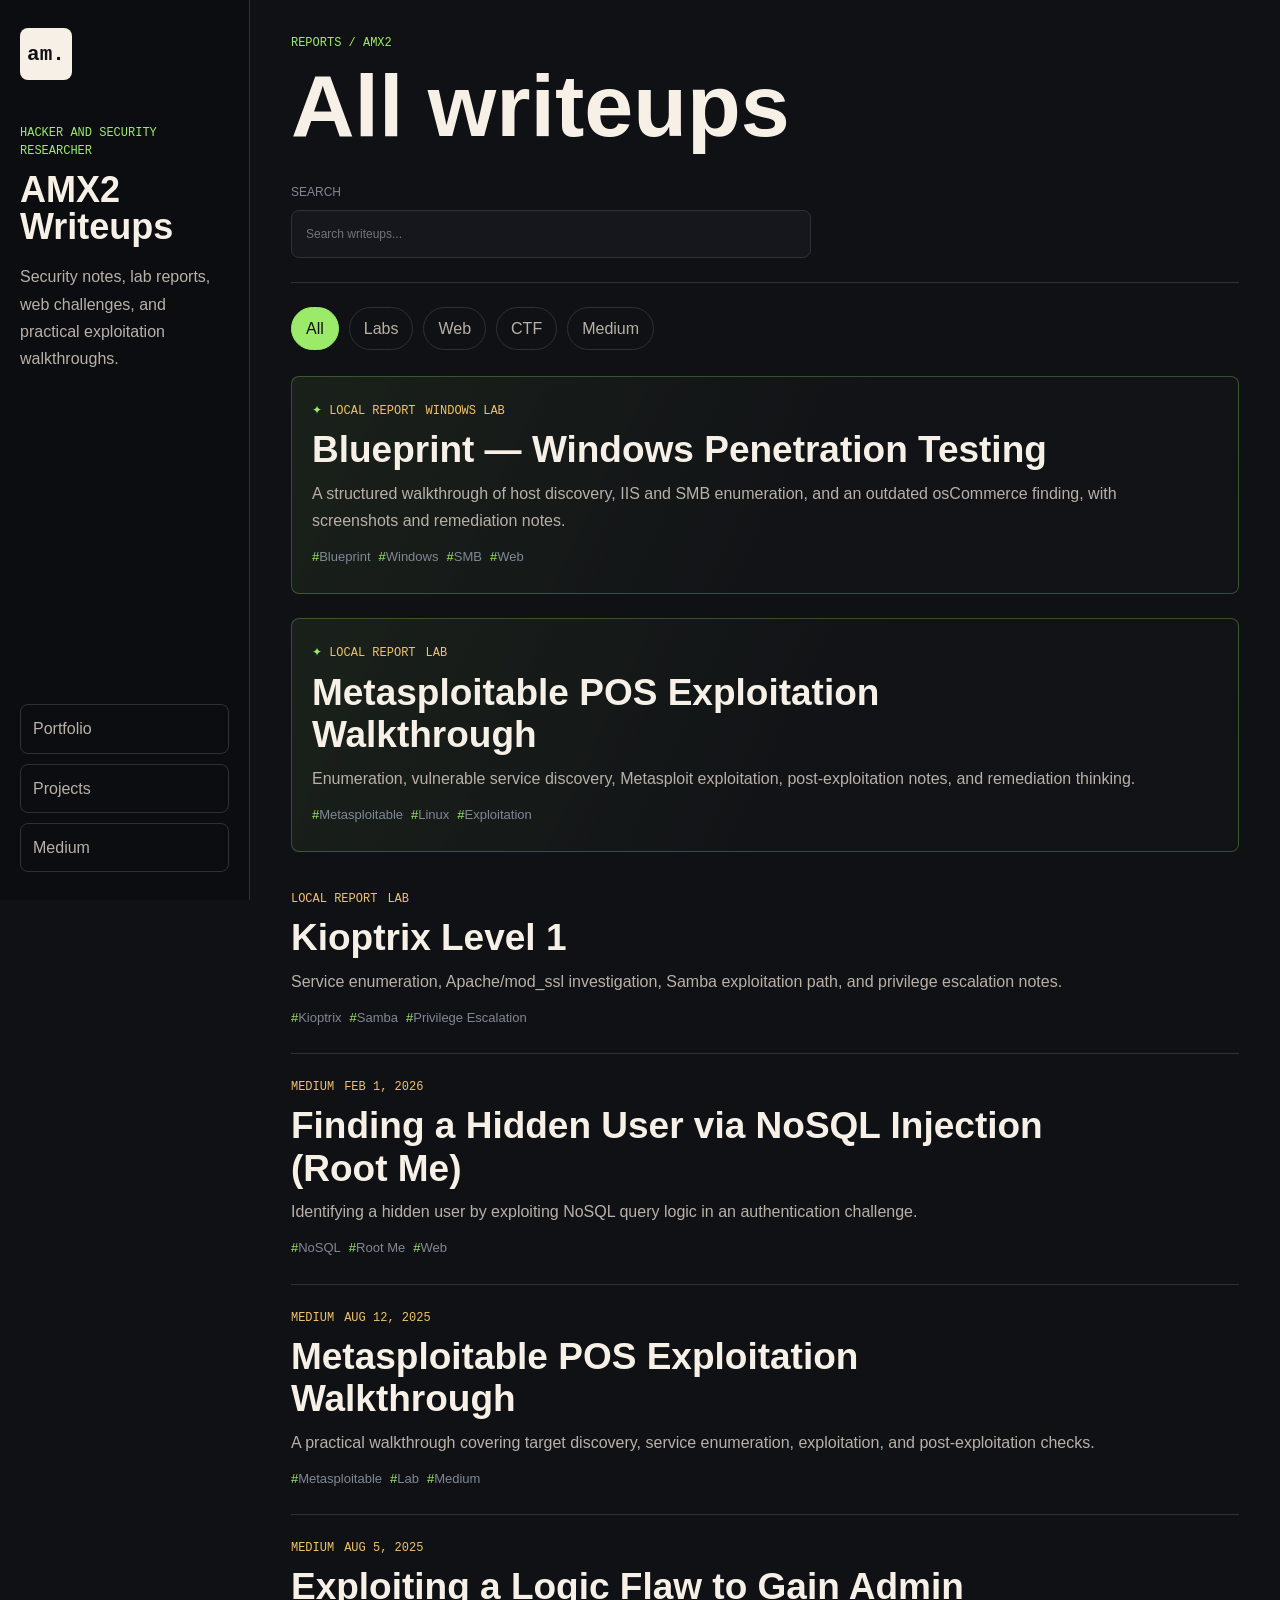
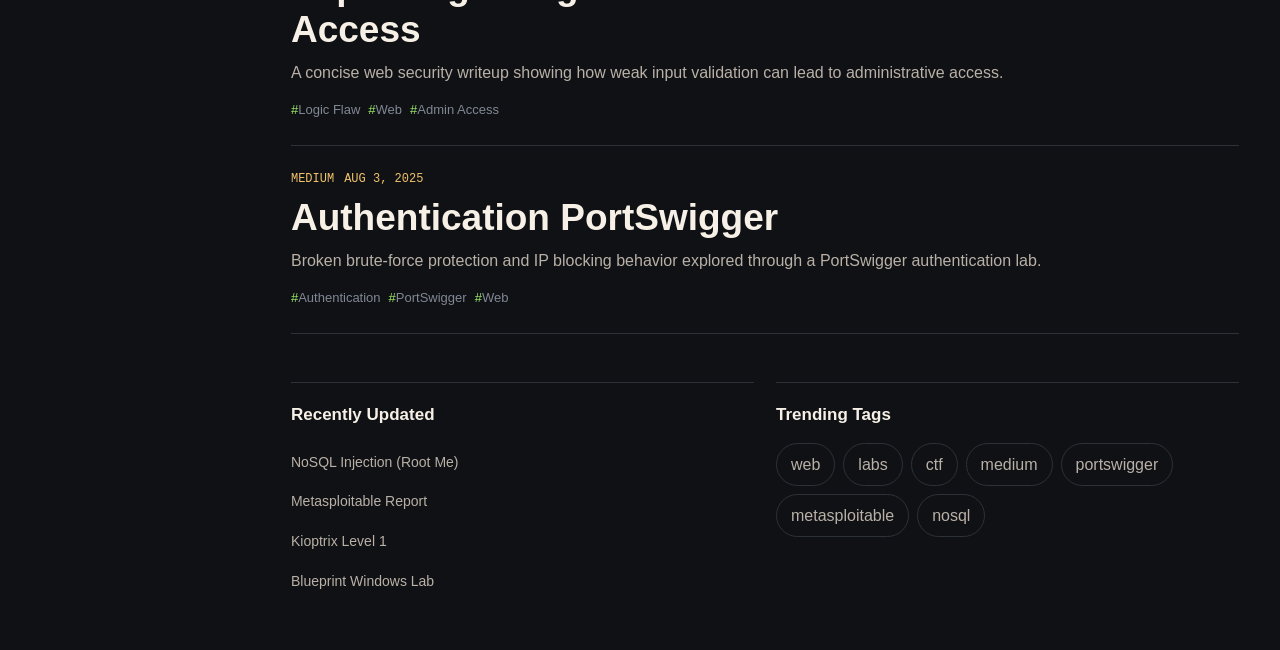
<file: reports-blog/index.html>
<!DOCTYPE html>
<html lang="en">
<head>
  <meta charset="UTF-8">
  <meta name="viewport" content="width=device-width, initial-scale=1">
  <meta name="description" content="Security writeups and lab reports by Ahmed Mohamed.">
  <meta name="theme-color" content="#101114">
  <title>Reports | Ahmed Mohamed</title>
  <link rel="stylesheet" href="reports.css">
  <script src="reports.js" defer></script>
</head>
<body>
  <aside class="sidebar">
    <a class="mark" href="../index.html">am.</a>
    <p class="kicker">Hacker and security researcher</p>
    <h1>AMX2 Writeups</h1>
    <p class="bio">Security notes, lab reports, web challenges, and practical exploitation walkthroughs.</p>
    <nav class="side-nav" aria-label="Reports navigation">
      <a href="../index.html">Portfolio</a>
      <a href="../Projects.html">Projects</a>
      <a href="https://medium.com/@AMX2_" target="_blank" rel="noopener noreferrer">Medium</a>
    </nav>
  </aside>

  <main class="content">
    <header class="topbar">
      <div>
        <p class="eyebrow">Reports / AMX2</p>
        <h2>All writeups</h2>
      </div>
      <label class="search">
        <span>Search</span>
        <input id="searchInput" type="search" placeholder="Search writeups..." autocomplete="off">
      </label>
    </header>

    <section class="filters" aria-label="Filter reports">
      <button class="active" data-filter="all">All</button>
      <button data-filter="lab">Labs</button>
      <button data-filter="web">Web</button>
      <button data-filter="ctf">CTF</button>
      <button data-filter="medium">Medium</button>
    </section>

    <section class="layout">
      <div class="posts" id="posts">
        <article class="post featured" data-tags="lab windows blueprint smb iis oscommerce local" data-title="blueprint windows penetration testing writeup">
          <a href="blueprint.html">
            <div class="post-body">
              <div class="meta"><span>Local report</span><span>Windows Lab</span></div>
              <h3>Blueprint — Windows Penetration Testing</h3>
              <p>A structured walkthrough of host discovery, IIS and SMB enumeration, and an outdated osCommerce finding, with screenshots and remediation notes.</p>
              <div class="tags"><span>Blueprint</span><span>Windows</span><span>SMB</span><span>Web</span></div>
            </div>
          </a>
        </article>

        <article class="post featured" data-tags="lab metasploitable local" data-title="metasploitable pos exploitation walkthrough">
          <a href="../Metasploitable/Metasploitable_1.html">
            <div class="post-body">
              <div class="meta"><span>Local report</span><span>Lab</span></div>
              <h3>Metasploitable POS Exploitation Walkthrough</h3>
              <p>Enumeration, vulnerable service discovery, Metasploit exploitation, post-exploitation notes, and remediation thinking.</p>
              <div class="tags"><span>Metasploitable</span><span>Linux</span><span>Exploitation</span></div>
            </div>
          </a>
        </article>

        <article class="post" data-tags="lab kioptrix local" data-title="kioptrix level 1">
          <a href="../Kioptrix/Kioptrix_level1 .html">
            <div class="post-body">
              <div class="meta"><span>Local report</span><span>Lab</span></div>
              <h3>Kioptrix Level 1</h3>
              <p>Service enumeration, Apache/mod_ssl investigation, Samba exploitation path, and privilege escalation notes.</p>
              <div class="tags"><span>Kioptrix</span><span>Samba</span><span>Privilege Escalation</span></div>
            </div>
          </a>
        </article>

        <article class="post" data-tags="medium web rootme nosql ctf" data-title="finding a hidden user via nosql injection root me">
          <a href="https://medium.com/@AMX2_/finding-a-hidden-user-via-nosql-injection-root-me-4265d42041a6" target="_blank" rel="noopener noreferrer">
            <div class="post-body">
              <div class="meta"><span>Medium</span><span>Feb 1, 2026</span></div>
              <h3>Finding a Hidden User via NoSQL Injection (Root Me)</h3>
              <p>Identifying a hidden user by exploiting NoSQL query logic in an authentication challenge.</p>
              <div class="tags"><span>NoSQL</span><span>Root Me</span><span>Web</span></div>
            </div>
          </a>
        </article>

        <article class="post" data-tags="medium lab metasploitable" data-title="metasploitable pos exploitation walkthrough">
          <a href="https://medium.com/@AMX2_/metasploitable-pos-exploitation-walkthrough-1ca51aabdc56" target="_blank" rel="noopener noreferrer">
            <div class="post-body">
              <div class="meta"><span>Medium</span><span>Aug 12, 2025</span></div>
              <h3>Metasploitable POS Exploitation Walkthrough</h3>
              <p>A practical walkthrough covering target discovery, service enumeration, exploitation, and post-exploitation checks.</p>
              <div class="tags"><span>Metasploitable</span><span>Lab</span><span>Medium</span></div>
            </div>
          </a>
        </article>

        <article class="post" data-tags="medium web portswigger logic" data-title="exploiting a logic flaw to gain admin access">
          <a href="https://medium.com/@AMX2_/exploiting-a-logic-flaw-to-gain-admin-access-6d4a87659b03" target="_blank" rel="noopener noreferrer">
            <div class="post-body">
              <div class="meta"><span>Medium</span><span>Aug 5, 2025</span></div>
              <h3>Exploiting a Logic Flaw to Gain Admin Access</h3>
              <p>A concise web security writeup showing how weak input validation can lead to administrative access.</p>
              <div class="tags"><span>Logic Flaw</span><span>Web</span><span>Admin Access</span></div>
            </div>
          </a>
        </article>

        <article class="post" data-tags="medium web portswigger authentication" data-title="authentication portswigger broken brute force protection">
          <a href="https://medium.com/@AMX2_/authentication-portswigger-1fd1c49cee9b" target="_blank" rel="noopener noreferrer">
            <div class="post-body">
              <div class="meta"><span>Medium</span><span>Aug 3, 2025</span></div>
              <h3>Authentication PortSwigger</h3>
              <p>Broken brute-force protection and IP blocking behavior explored through a PortSwigger authentication lab.</p>
              <div class="tags"><span>Authentication</span><span>PortSwigger</span><span>Web</span></div>
            </div>
          </a>
        </article>
      </div>

      <aside class="right-rail">
        <section>
          <h3>Recently Updated</h3>
          <a href="https://medium.com/@AMX2_/finding-a-hidden-user-via-nosql-injection-root-me-4265d42041a6" target="_blank" rel="noopener noreferrer">NoSQL Injection (Root Me)</a>
          <a href="../Metasploitable/Metasploitable_1.html">Metasploitable Report</a>
          <a href="../Kioptrix/Kioptrix_level1 .html">Kioptrix Level 1</a>
          <a href="blueprint.html">Blueprint Windows Lab</a>
        </section>
        <section>
          <h3>Trending Tags</h3>
          <div class="tag-cloud">
            <button data-filter="web">web</button>
            <button data-filter="lab">labs</button>
            <button data-filter="ctf">ctf</button>
            <button data-filter="medium">medium</button>
            <button data-search="portswigger">portswigger</button>
            <button data-search="metasploitable">metasploitable</button>
            <button data-search="nosql">nosql</button>
          </div>
        </section>
      </aside>
    </section>
  </main>
</body>
</html>
</file>
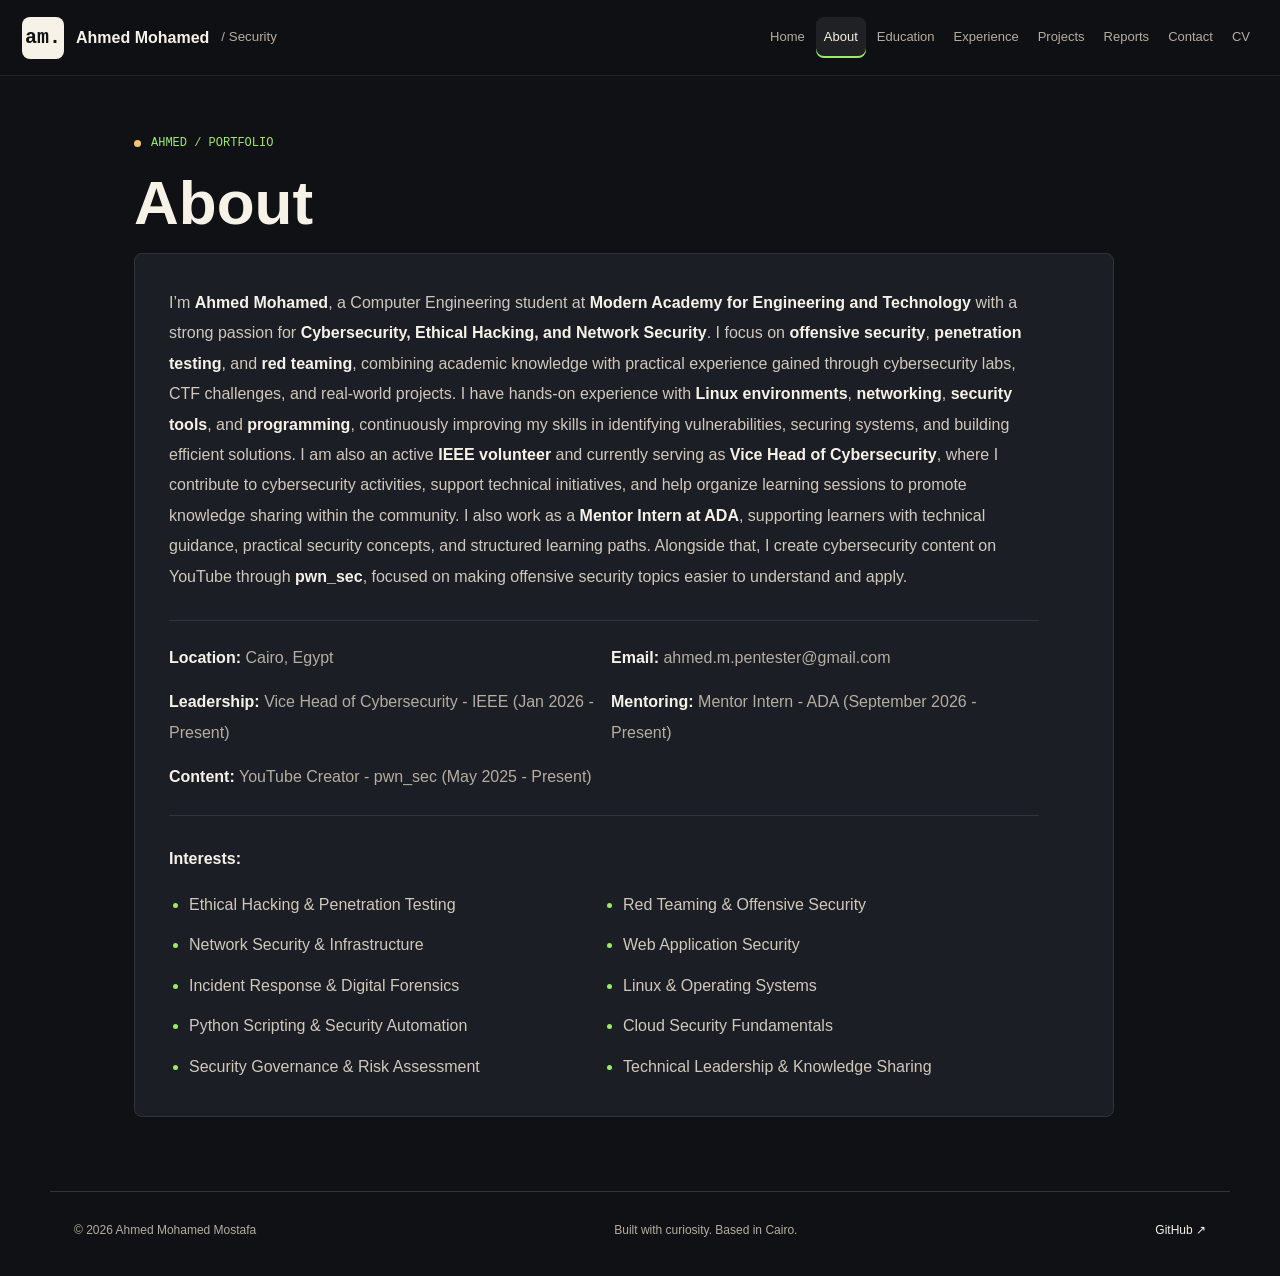
<file: About.html>
﻿<!DOCTYPE html><html lang='en'><head><meta charset='UTF-8'><meta name='viewport' content='width=device-width, initial-scale=1'><meta name='description' content='Ahmed Mohamed — Computer Engineering student, cybersecurity enthusiast, and developer based in Cairo.'><meta name='theme-color' content='#0c1012'><title>About | Ahmed Mohamed</title><link rel='stylesheet' href='https://cdnjs.cloudflare.com/ajax/libs/font-awesome/6.4.0/css/all.min.css'><link rel='stylesheet' href='site.css'><script src='site.js' defer></script></head><body><a class='skip-link' href='#main'>Skip to content</a><header class='site-header'><a class='brand' href='index.html' aria-label='Ahmed Mohamed home'><span class='brand-mark'>am.</span> Ahmed Mohamed <small>/ Security</small></a><button class='menu-toggle' aria-label='Toggle navigation' aria-controls='site-nav' aria-expanded='false'>Menu</button><nav class='site-nav' id='site-nav' aria-label='Main navigation'><a href='index.html'>Home</a><a href='About.html' class="active" aria-current="page">About</a><a href='Education.html'>Education</a><a href='Experience.html'>Experience</a><a href='Projects.html'>Projects</a><a href='reports-blog/index.html'>Reports</a><a href='Contact.html'>Contact</a><a href='cv.html'>CV</a></nav></header><main id='main'>

  

<section>
  <div class="eyebrow">Ahmed / Portfolio</div><h1 class="section-title">About</h1>

  <div class="about-box">

    <div class="about-content">

      I’m <strong>Ahmed Mohamed</strong>, a Computer Engineering student at 
      <strong>Modern Academy for Engineering and Technology</strong> with a strong passion 
      for <strong>Cybersecurity, Ethical Hacking, and Network Security</strong>.

      I focus on <strong>offensive security</strong>, 
      <strong>penetration testing</strong>, and <strong>red teaming</strong>, 
      combining academic knowledge with practical experience gained through 
      cybersecurity labs, CTF challenges, and real-world projects.

      I have hands-on experience with <strong>Linux environments</strong>, 
      <strong>networking</strong>, <strong>security tools</strong>, and 
      <strong>programming</strong>, continuously improving my skills in identifying 
      vulnerabilities, securing systems, and building efficient solutions.

      I am also an active <strong>IEEE volunteer</strong> and currently serving as 
      <strong>Vice Head of Cybersecurity</strong>, where I contribute to cybersecurity 
      activities, support technical initiatives, and help organize learning sessions 
      to promote knowledge sharing within the community.

      I also work as a <strong>Mentor Intern at ADA</strong>, supporting learners with
      technical guidance, practical security concepts, and structured learning paths.
      Alongside that, I create cybersecurity content on YouTube through
      <strong>pwn_sec</strong>, focused on making offensive security topics easier to
      understand and apply.


      <div class="info-list">

        <p>
          <strong>Location:</strong> Cairo, Egypt
        </p>

        <p>
          <strong>Email:</strong> ahmed.m.pentester@gmail.com
        </p>

        <p>
          <strong>Leadership:</strong> Vice Head of Cybersecurity - IEEE (Jan 2026 - Present)
        </p>

        <p>
          <strong>Mentoring:</strong> Mentor Intern - ADA (September 2026 - Present)
        </p>

        <p>
          <strong>Content:</strong> YouTube Creator - pwn_sec (May 2025 - Present)
        </p>

      </div>


      <div class="interests">

        <p><strong>Interests:</strong></p>

        <ul>
          <li>Ethical Hacking & Penetration Testing</li>
          <li>Red Teaming & Offensive Security</li>
          <li>Network Security & Infrastructure</li>
          <li>Web Application Security</li>
          <li>Incident Response & Digital Forensics</li>
          <li>Linux & Operating Systems</li>
          <li>Python Scripting & Security Automation</li>
          <li>Cloud Security Fundamentals</li>
          <li>Security Governance & Risk Assessment</li>
          <li>Technical Leadership & Knowledge Sharing</li>
        </ul>

      </div>


    </div>

  </div>

</section>

</main><footer class='site-footer'><span>© 2026 Ahmed Mohamed Mostafa</span><span>Built with curiosity. Based in Cairo.</span><a href='https://github.com/amx2ahmed' target='_blank'>GitHub ↗</a></footer></body></html>
</file>
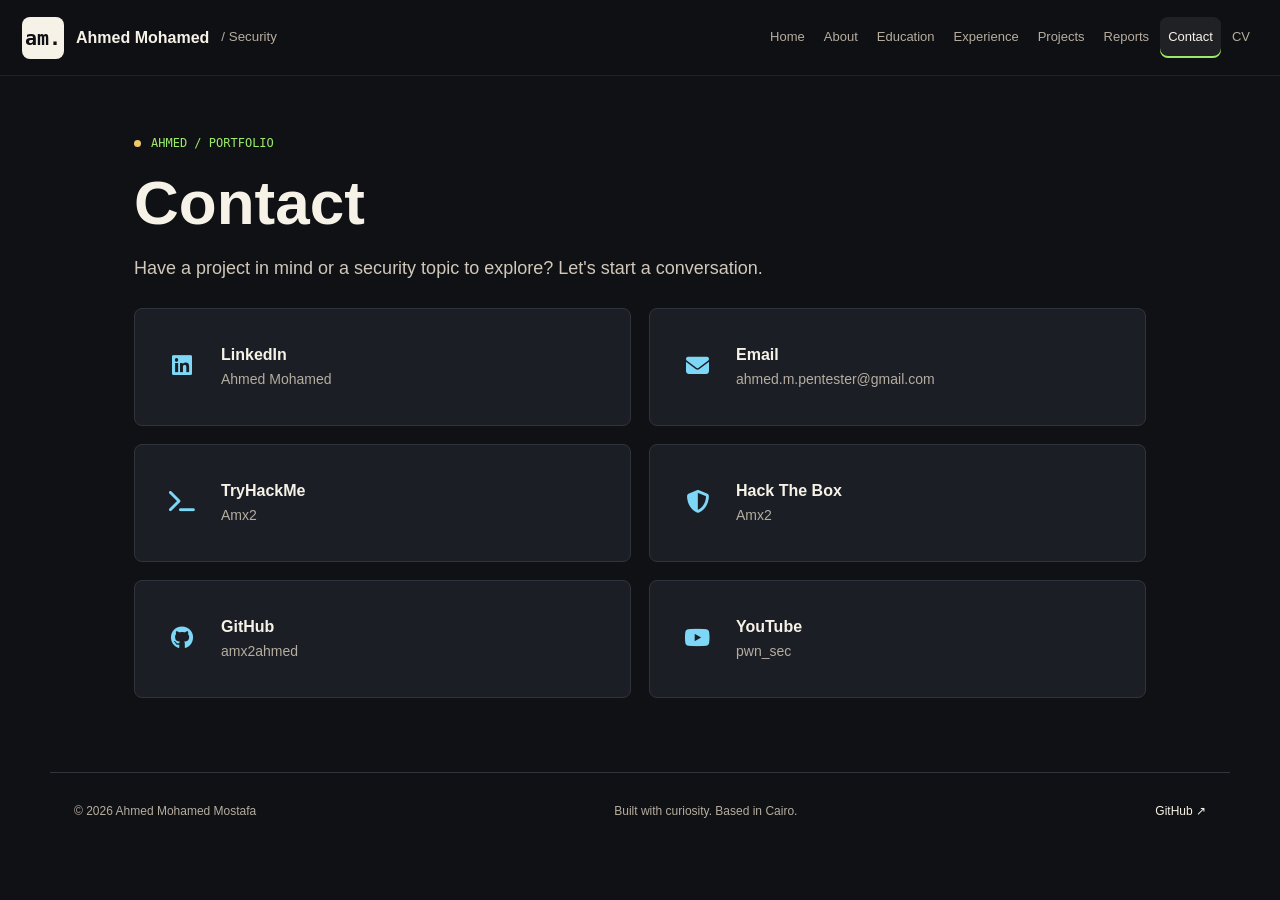
<file: Contact.html>
﻿<!DOCTYPE html><html lang='en'><head><meta charset='UTF-8'><meta name='viewport' content='width=device-width, initial-scale=1'><meta name='description' content='Ahmed Mohamed — Computer Engineering student, cybersecurity enthusiast, and developer based in Cairo.'><meta name='theme-color' content='#0c1012'><title>Contact | Ahmed Mohamed</title><link rel='stylesheet' href='https://cdnjs.cloudflare.com/ajax/libs/font-awesome/6.4.0/css/all.min.css'><link rel='stylesheet' href='site.css'><script src='site.js' defer></script></head><body><a class='skip-link' href='#main'>Skip to content</a><header class='site-header'><a class='brand' href='index.html' aria-label='Ahmed Mohamed home'><span class='brand-mark'>am.</span> Ahmed Mohamed <small>/ Security</small></a><button class='menu-toggle' aria-label='Toggle navigation' aria-controls='site-nav' aria-expanded='false'>Menu</button><nav class='site-nav' id='site-nav' aria-label='Main navigation'><a href='index.html'>Home</a><a href='About.html'>About</a><a href='Education.html'>Education</a><a href='Experience.html'>Experience</a><a href='Projects.html'>Projects</a><a href='reports-blog/index.html'>Reports</a><a href='Contact.html' class="active" aria-current="page">Contact</a><a href='cv.html'>CV</a></nav></header><main id='main'>

  

  <section class="contact-section">
    <div class="eyebrow">Ahmed / Portfolio</div><h1 class="contact-title">Contact</h1>
    <p class="page-intro">Have a project in mind or a security topic to explore? Let's start a conversation.</p><div class="contact-grid">

      <a href="https://www.linkedin.com/in/ahmed-mohamed-59845428a/" class="contact-link" target="_blank">
        <div class="contact-card">
          <div class="contact-icon"><i class="fab fa-linkedin"></i></div>
          <div class="contact-info">
            <strong>LinkedIn</strong>
            <span>Ahmed Mohamed</span>
          </div>
        </div>
      </a>

      <a href="mailto:ahmed.m.pentester@gmail.com" class="contact-link">
        <div class="contact-card">
          <div class="contact-icon"><i class="fas fa-envelope"></i></div>
          <div class="contact-info">
            <strong>Email</strong>
            <span>ahmed.m.pentester@gmail.com</span>
          </div>
        </div>
      </a>

      <a href="https://tryhackme.com/p/Amx2" class="contact-link" target="_blank">
        <div class="contact-card">
          <div class="contact-icon"><i class="fas fa-terminal"></i></div>
          <div class="contact-info">
            <strong>TryHackMe</strong>
            <span>Amx2</span>
          </div>
        </div>
      </a>
       <a href="https://profile.hackthebox.com/profile/019d53b1-26f2-70e3-8777-dab3cf2c5d7e" class="contact-link" target="_blank">
        <div class="contact-card">
          <div class="contact-icon"><i class="fas fa-shield-alt"></i></div>
          <div class="contact-info">
            <strong>Hack The Box</strong>
            <span>Amx2</span>
          </div>
        </div>
      </a>
       <a href="https://github.com/amx2ahmed" class="contact-link" target="_blank">
        <div class="contact-card">
          <div class="contact-icon"><i class="fab fa-github"></i></div>
          <div class="contact-info">
            <strong>GitHub</strong>
            <span>amx2ahmed</span>
          </div>
        </div>
      </a>
       <a href="https://www.youtube.com/@pwn_sec" class="contact-link" target="_blank">
        <div class="contact-card">
          <div class="contact-icon"><i class="fab fa-youtube"></i></div>
          <div class="contact-info">
            <strong>YouTube</strong>
            <span>pwn_sec</span>
          </div>
        </div>
      </a>

    </div>
  </section>

</main><footer class='site-footer'><span>© 2026 Ahmed Mohamed Mostafa</span><span>Built with curiosity. Based in Cairo.</span><a href='https://github.com/amx2ahmed' target='_blank'>GitHub ↗</a></footer></body></html>
</file>
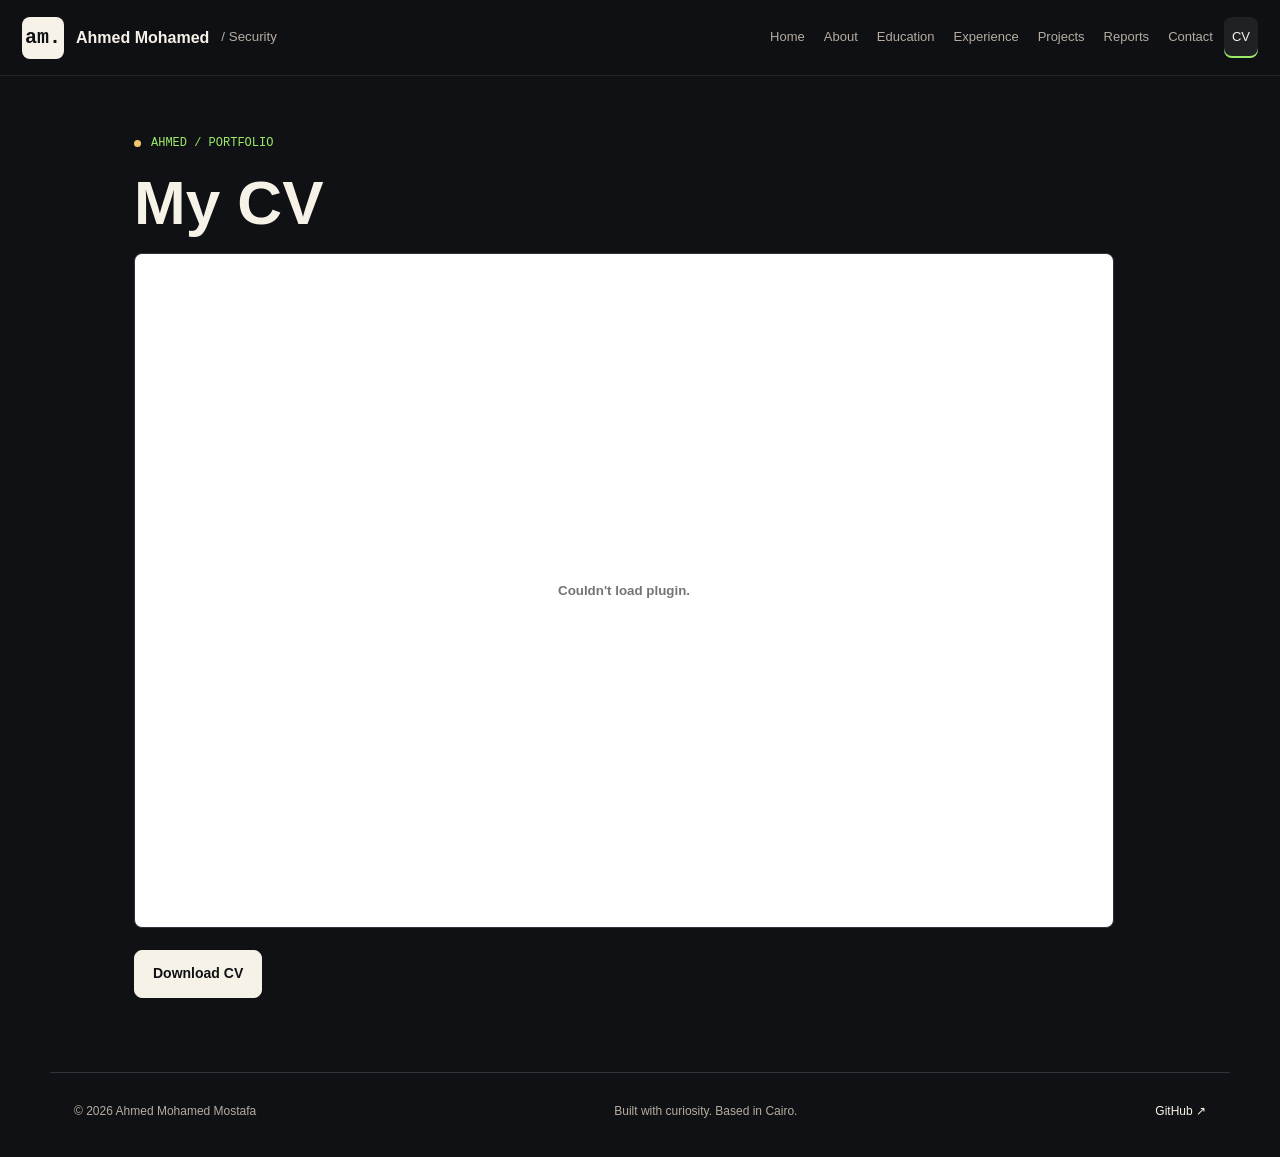
<file: cv.html>
﻿<!DOCTYPE html><html lang='en'><head><meta charset='UTF-8'><meta name='viewport' content='width=device-width, initial-scale=1'><meta name='description' content='Ahmed Mohamed — Computer Engineering student, cybersecurity enthusiast, and developer based in Cairo.'><meta name='theme-color' content='#0c1012'><title>CV | Ahmed Mohamed</title><link rel='stylesheet' href='https://cdnjs.cloudflare.com/ajax/libs/font-awesome/6.4.0/css/all.min.css'><link rel='stylesheet' href='site.css'><script src='site.js' defer></script></head><body><a class='skip-link' href='#main'>Skip to content</a><header class='site-header'><a class='brand' href='index.html' aria-label='Ahmed Mohamed home'><span class='brand-mark'>am.</span> Ahmed Mohamed <small>/ Security</small></a><button class='menu-toggle' aria-label='Toggle navigation' aria-controls='site-nav' aria-expanded='false'>Menu</button><nav class='site-nav' id='site-nav' aria-label='Main navigation'><a href='index.html'>Home</a><a href='About.html'>About</a><a href='Education.html'>Education</a><a href='Experience.html'>Experience</a><a href='Projects.html'>Projects</a><a href='reports-blog/index.html'>Reports</a><a href='Contact.html'>Contact</a><a href='cv.html' class="active" aria-current="page">CV</a></nav></header><main id='main'>
  

  <section>
    <div class="eyebrow">Ahmed / Portfolio</div><h1 class="section-title">My CV</h1>

    <div class="cv-container">
      
      <embed title="Ahmed Mohamed curriculum vitae" src="img/CV_Ahmed_Mohamed.pdf" type="application/pdf" />

      
      <a class="download-btn" href="img/CV_Ahmed_Mohamed.pdf" download>Download CV</a>
    </div>
  </section>
</main><footer class='site-footer'><span>© 2026 Ahmed Mohamed Mostafa</span><span>Built with curiosity. Based in Cairo.</span><a href='https://github.com/amx2ahmed' target='_blank'>GitHub ↗</a></footer></body></html>
</file>
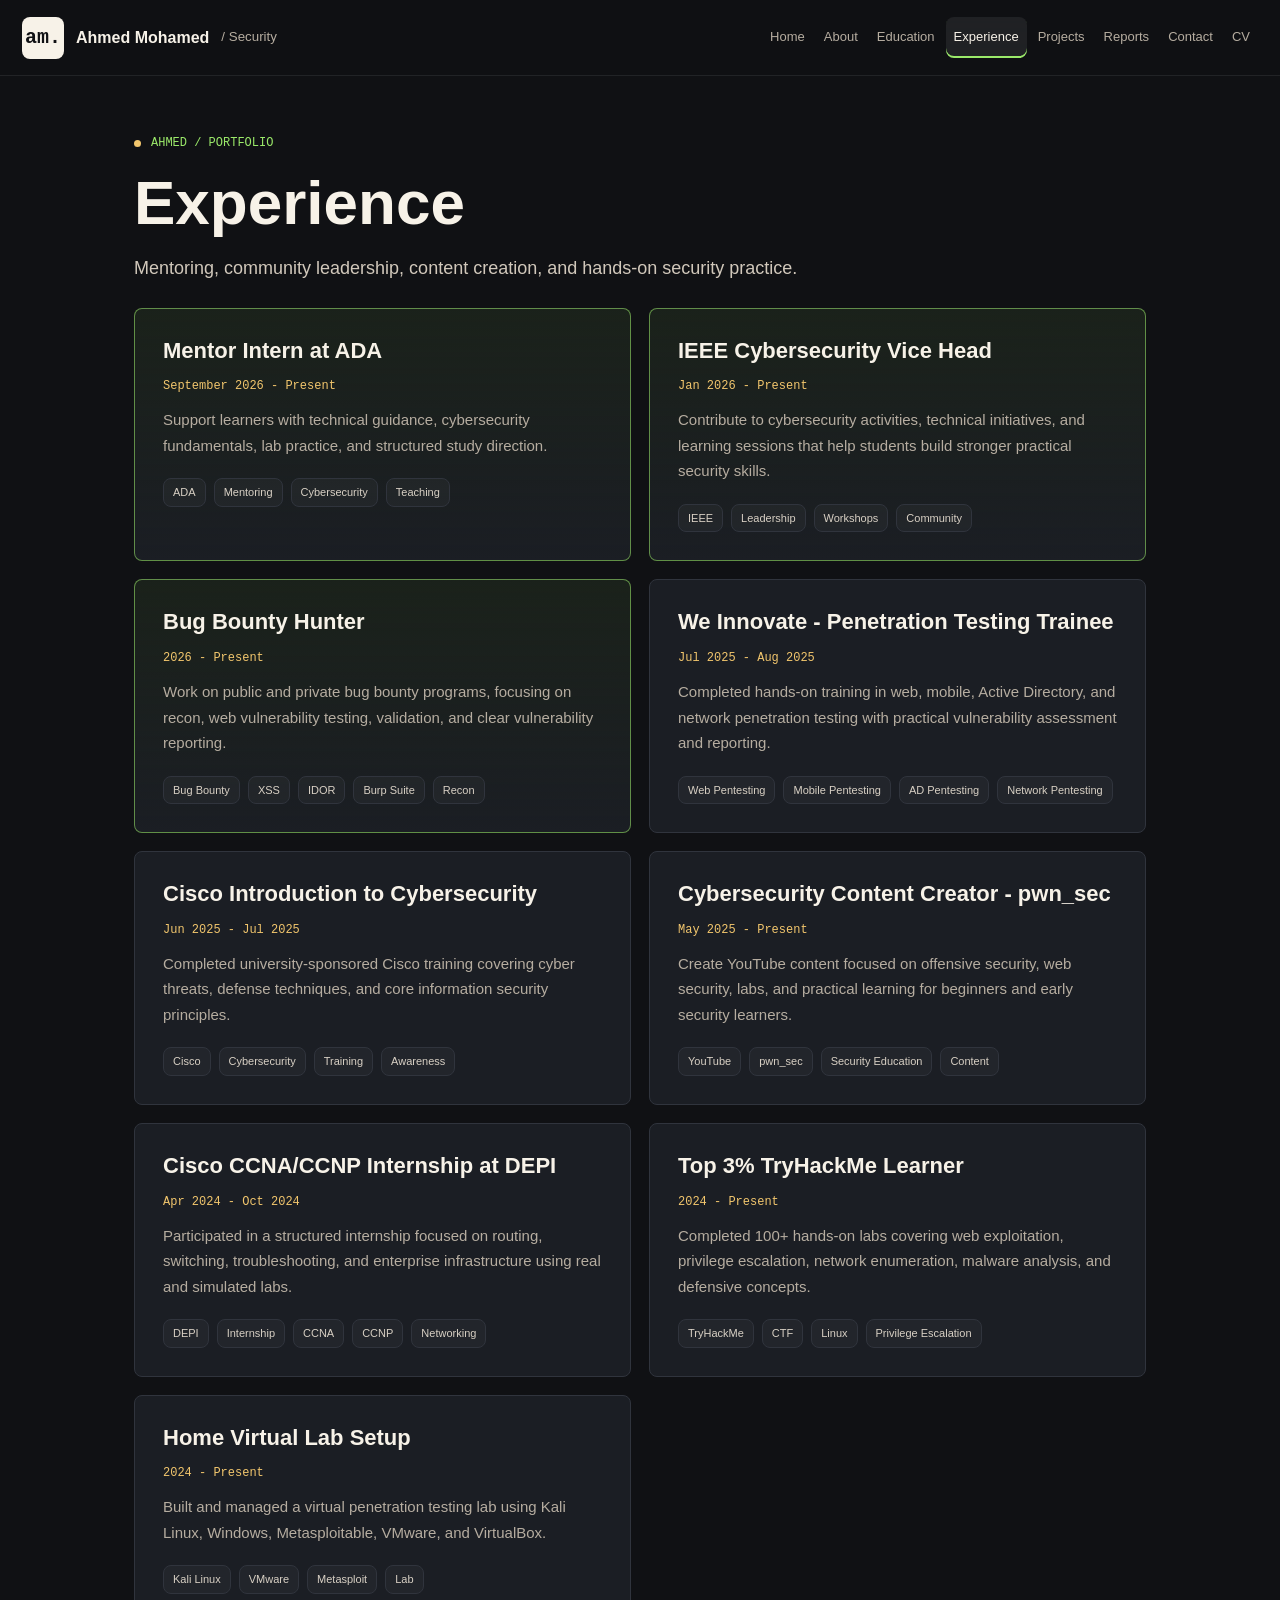
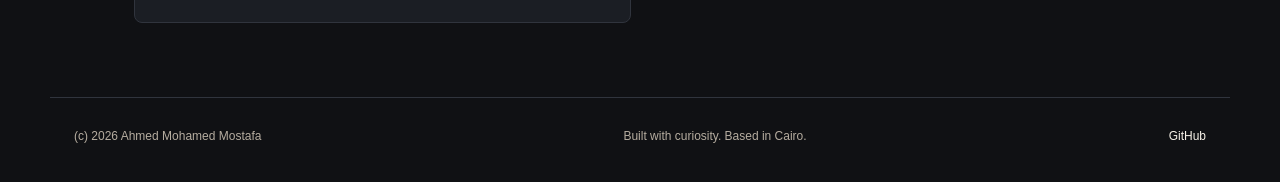
<file: Experience.html>
<!DOCTYPE html>
<html lang="en">
<head>
  <meta charset="UTF-8">
  <meta name="viewport" content="width=device-width, initial-scale=1">
  <meta name="description" content="Ahmed Mohamed - Computer Engineering student, cybersecurity enthusiast, and developer based in Cairo.">
  <meta name="theme-color" content="#0c1012">
  <title>Experience | Ahmed Mohamed</title>
  <link rel="stylesheet" href="https://cdnjs.cloudflare.com/ajax/libs/font-awesome/6.4.0/css/all.min.css">
  <link rel="stylesheet" href="site.css">
  <script src="site.js" defer></script>
</head>
<body>
  <a class="skip-link" href="#main">Skip to content</a>
  <header class="site-header">
    <a class="brand" href="index.html" aria-label="Ahmed Mohamed home">
      <span class="brand-mark">am.</span>
      Ahmed Mohamed
      <small>/ Security</small>
    </a>
    <button class="menu-toggle" aria-label="Toggle navigation" aria-controls="site-nav" aria-expanded="false">Menu</button>
    <nav class="site-nav" id="site-nav" aria-label="Main navigation">
      <a href="index.html">Home</a>
      <a href="About.html">About</a>
      <a href="Education.html">Education</a>
      <a href="Experience.html" class="active" aria-current="page">Experience</a>
      <a href="Projects.html">Projects</a>
      <a href="reports-blog/index.html">Reports</a>
      <a href="Contact.html">Contact</a>
      <a href="cv.html">CV</a>
    </nav>
  </header>

  <main id="main">
    <section>
      <div class="eyebrow">Ahmed / Portfolio</div>
      <h1 class="section-title">Experience</h1>
      <p class="page-intro">Mentoring, community leadership, content creation, and hands-on security practice.</p>

      <div class="exp-grid">
        <div class="exp-card featured">
          <div class="exp-title">Mentor Intern at ADA</div>
          <div class="exp-date">September 2026 - Present</div>
          <div class="exp-desc">Support learners with technical guidance, cybersecurity fundamentals, lab practice, and structured study direction.</div>
          <div class="exp-tags"><span>ADA</span><span>Mentoring</span><span>Cybersecurity</span><span>Teaching</span></div>
        </div>

        <div class="exp-card featured">
          <div class="exp-title">IEEE Cybersecurity Vice Head</div>
          <div class="exp-date">Jan 2026 - Present</div>
          <div class="exp-desc">Contribute to cybersecurity activities, technical initiatives, and learning sessions that help students build stronger practical security skills.</div>
          <div class="exp-tags"><span>IEEE</span><span>Leadership</span><span>Workshops</span><span>Community</span></div>
        </div>

        <div class="exp-card featured">
          <div class="exp-title">Bug Bounty Hunter</div>
          <div class="exp-date">2026 - Present</div>
          <div class="exp-desc">Work on public and private bug bounty programs, focusing on recon, web vulnerability testing, validation, and clear vulnerability reporting.</div>
          <div class="exp-tags"><span>Bug Bounty</span><span>XSS</span><span>IDOR</span><span>Burp Suite</span><span>Recon</span></div>
        </div>

        <div class="exp-card">
          <div class="exp-title">We Innovate - Penetration Testing Trainee</div>
          <div class="exp-date">Jul 2025 - Aug 2025</div>
          <div class="exp-desc">Completed hands-on training in web, mobile, Active Directory, and network penetration testing with practical vulnerability assessment and reporting.</div>
          <div class="exp-tags"><span>Web Pentesting</span><span>Mobile Pentesting</span><span>AD Pentesting</span><span>Network Pentesting</span></div>
        </div>

        <div class="exp-card">
          <div class="exp-title">Cisco Introduction to Cybersecurity</div>
          <div class="exp-date">Jun 2025 - Jul 2025</div>
          <div class="exp-desc">Completed university-sponsored Cisco training covering cyber threats, defense techniques, and core information security principles.</div>
          <div class="exp-tags"><span>Cisco</span><span>Cybersecurity</span><span>Training</span><span>Awareness</span></div>
        </div>

        <div class="exp-card">
          <div class="exp-title">Cybersecurity Content Creator - pwn_sec</div>
          <div class="exp-date">May 2025 - Present</div>
          <div class="exp-desc">Create YouTube content focused on offensive security, web security, labs, and practical learning for beginners and early security learners.</div>
          <div class="exp-tags"><span>YouTube</span><span>pwn_sec</span><span>Security Education</span><span>Content</span></div>
        </div>

        <div class="exp-card">
          <div class="exp-title">Cisco CCNA/CCNP Internship at DEPI</div>
          <div class="exp-date">Apr 2024 - Oct 2024</div>
          <div class="exp-desc">Participated in a structured internship focused on routing, switching, troubleshooting, and enterprise infrastructure using real and simulated labs.</div>
          <div class="exp-tags"><span>DEPI</span><span>Internship</span><span>CCNA</span><span>CCNP</span><span>Networking</span></div>
        </div>

        <div class="exp-card">
          <div class="exp-title">Top 3% TryHackMe Learner</div>
          <div class="exp-date">2024 - Present</div>
          <div class="exp-desc">Completed 100+ hands-on labs covering web exploitation, privilege escalation, network enumeration, malware analysis, and defensive concepts.</div>
          <div class="exp-tags"><span>TryHackMe</span><span>CTF</span><span>Linux</span><span>Privilege Escalation</span></div>
        </div>

        <div class="exp-card">
          <div class="exp-title">Home Virtual Lab Setup</div>
          <div class="exp-date">2024 - Present</div>
          <div class="exp-desc">Built and managed a virtual penetration testing lab using Kali Linux, Windows, Metasploitable, VMware, and VirtualBox.</div>
          <div class="exp-tags"><span>Kali Linux</span><span>VMware</span><span>Metasploit</span><span>Lab</span></div>
        </div>
      </div>
    </section>
  </main>

  <footer class="site-footer">
    <span>(c) 2026 Ahmed Mohamed Mostafa</span>
    <span>Built with curiosity. Based in Cairo.</span>
    <a href="https://github.com/amx2ahmed" target="_blank">GitHub</a>
  </footer>
</body>
</html>
</file>
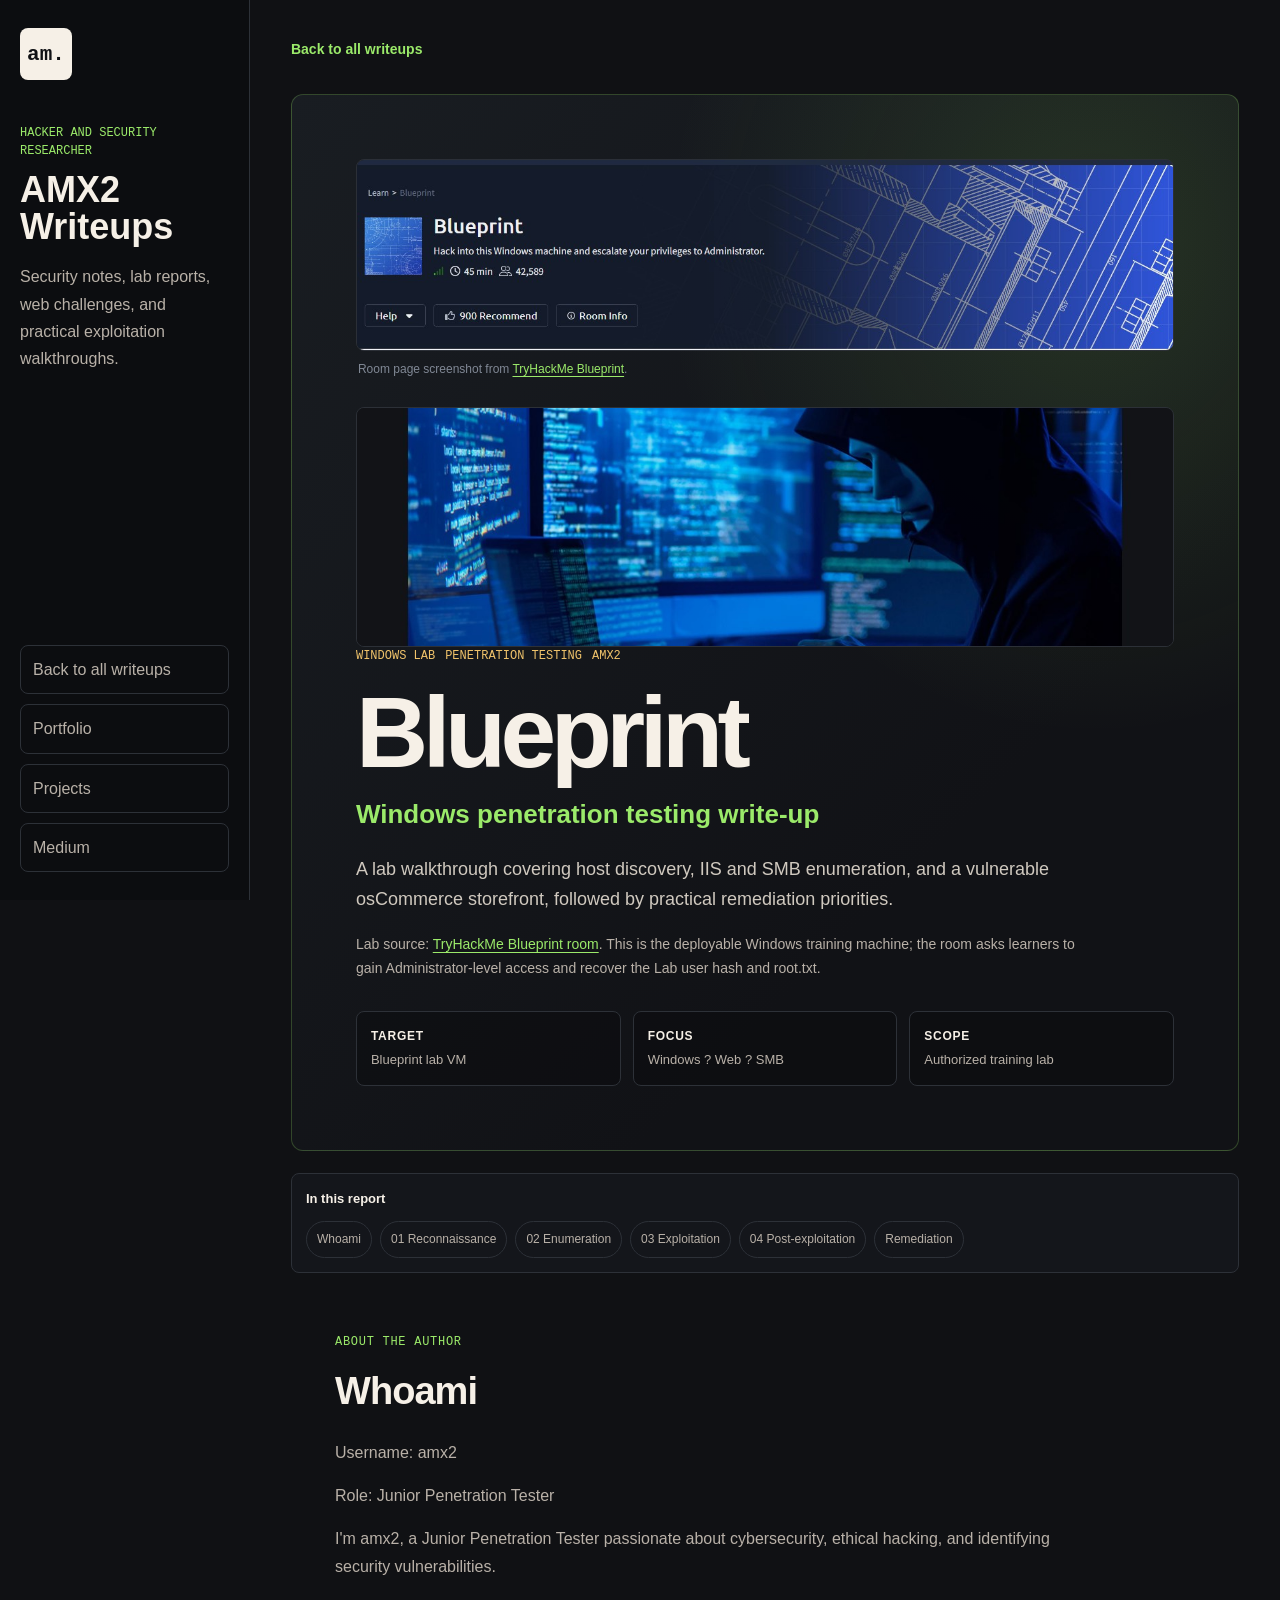
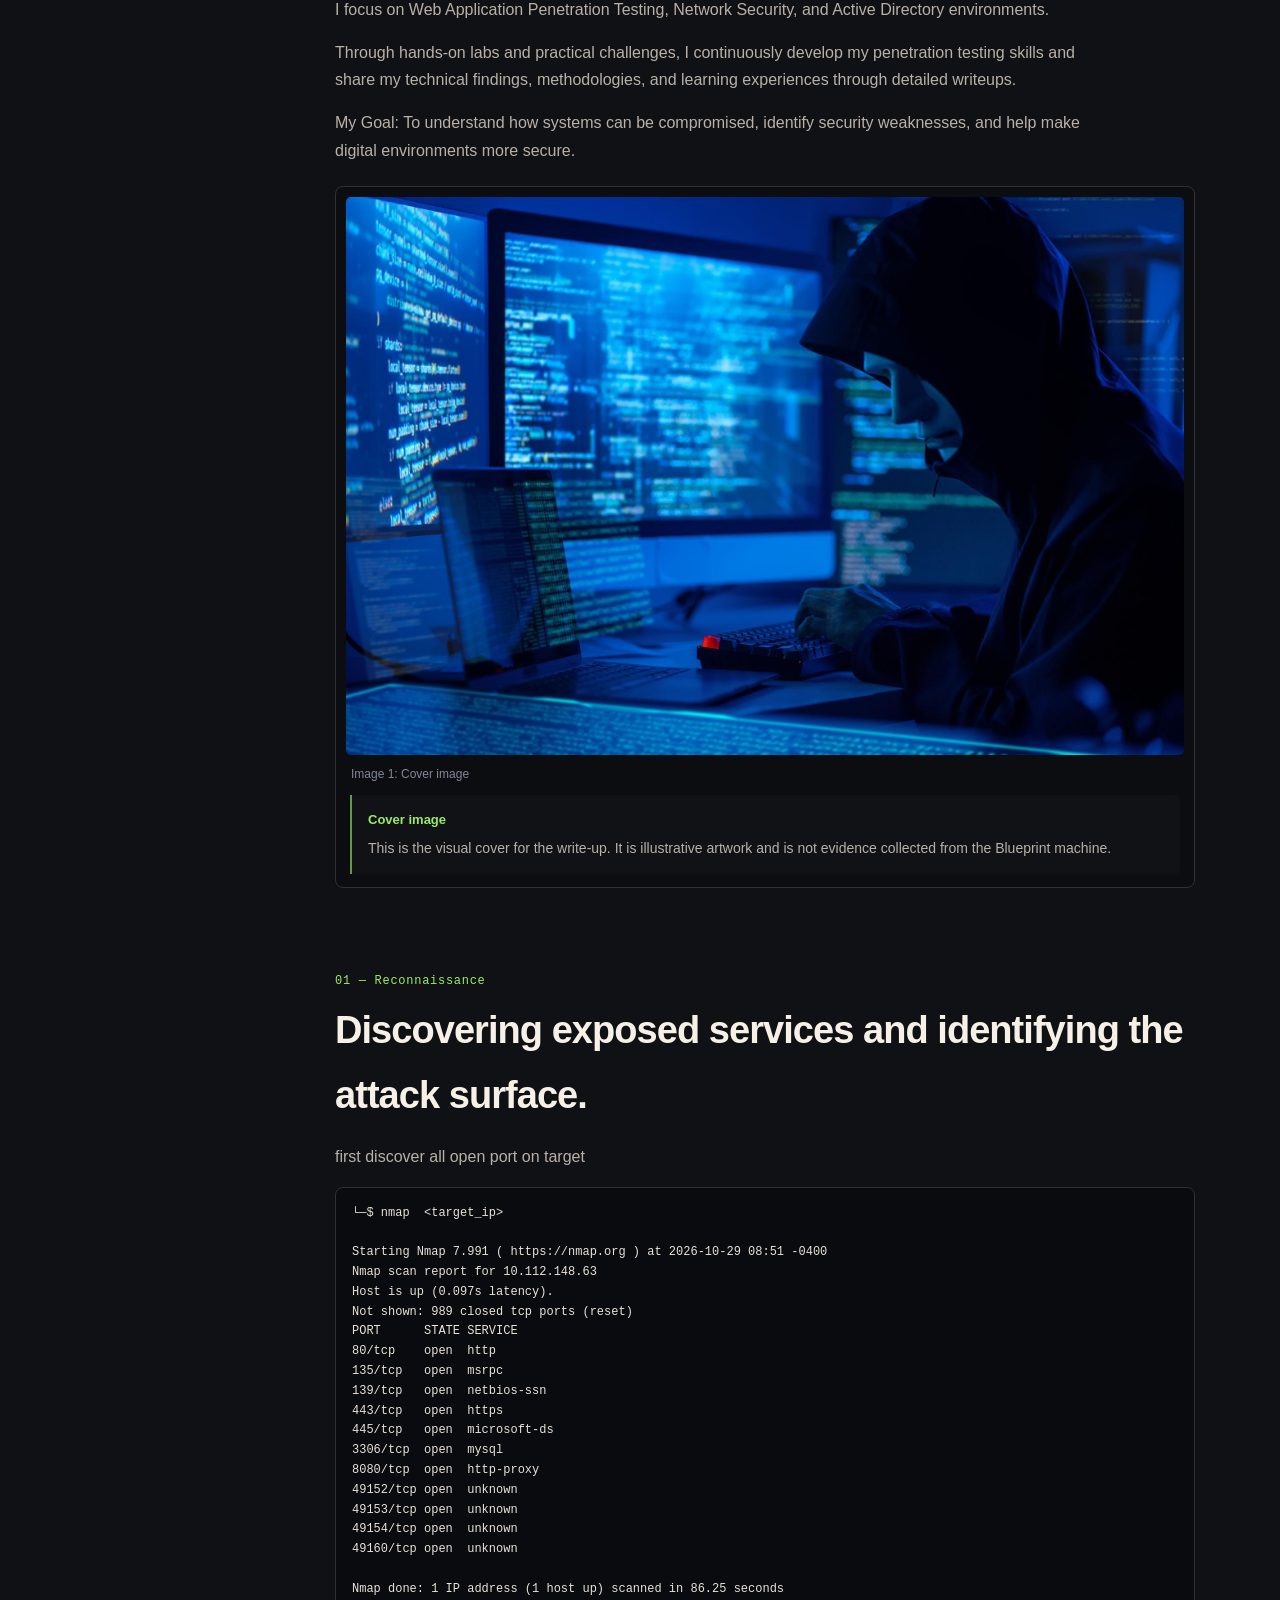
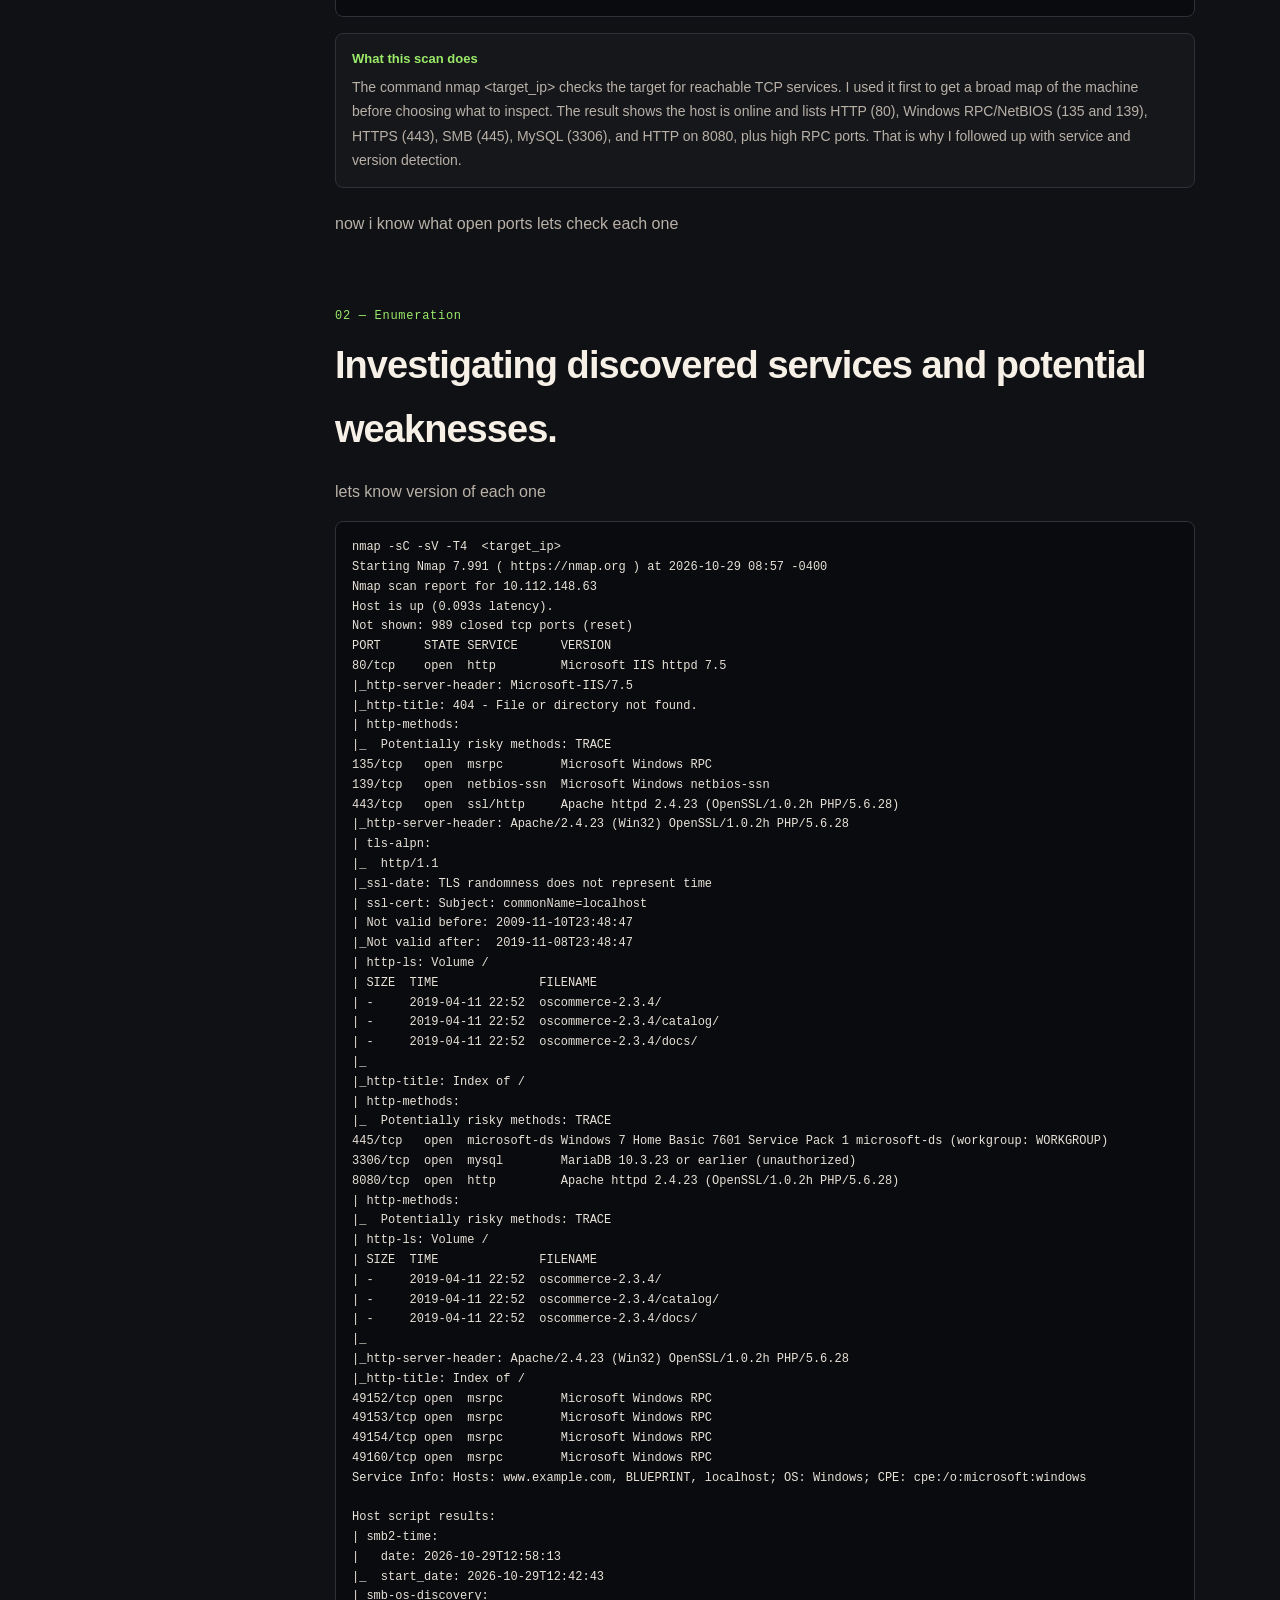
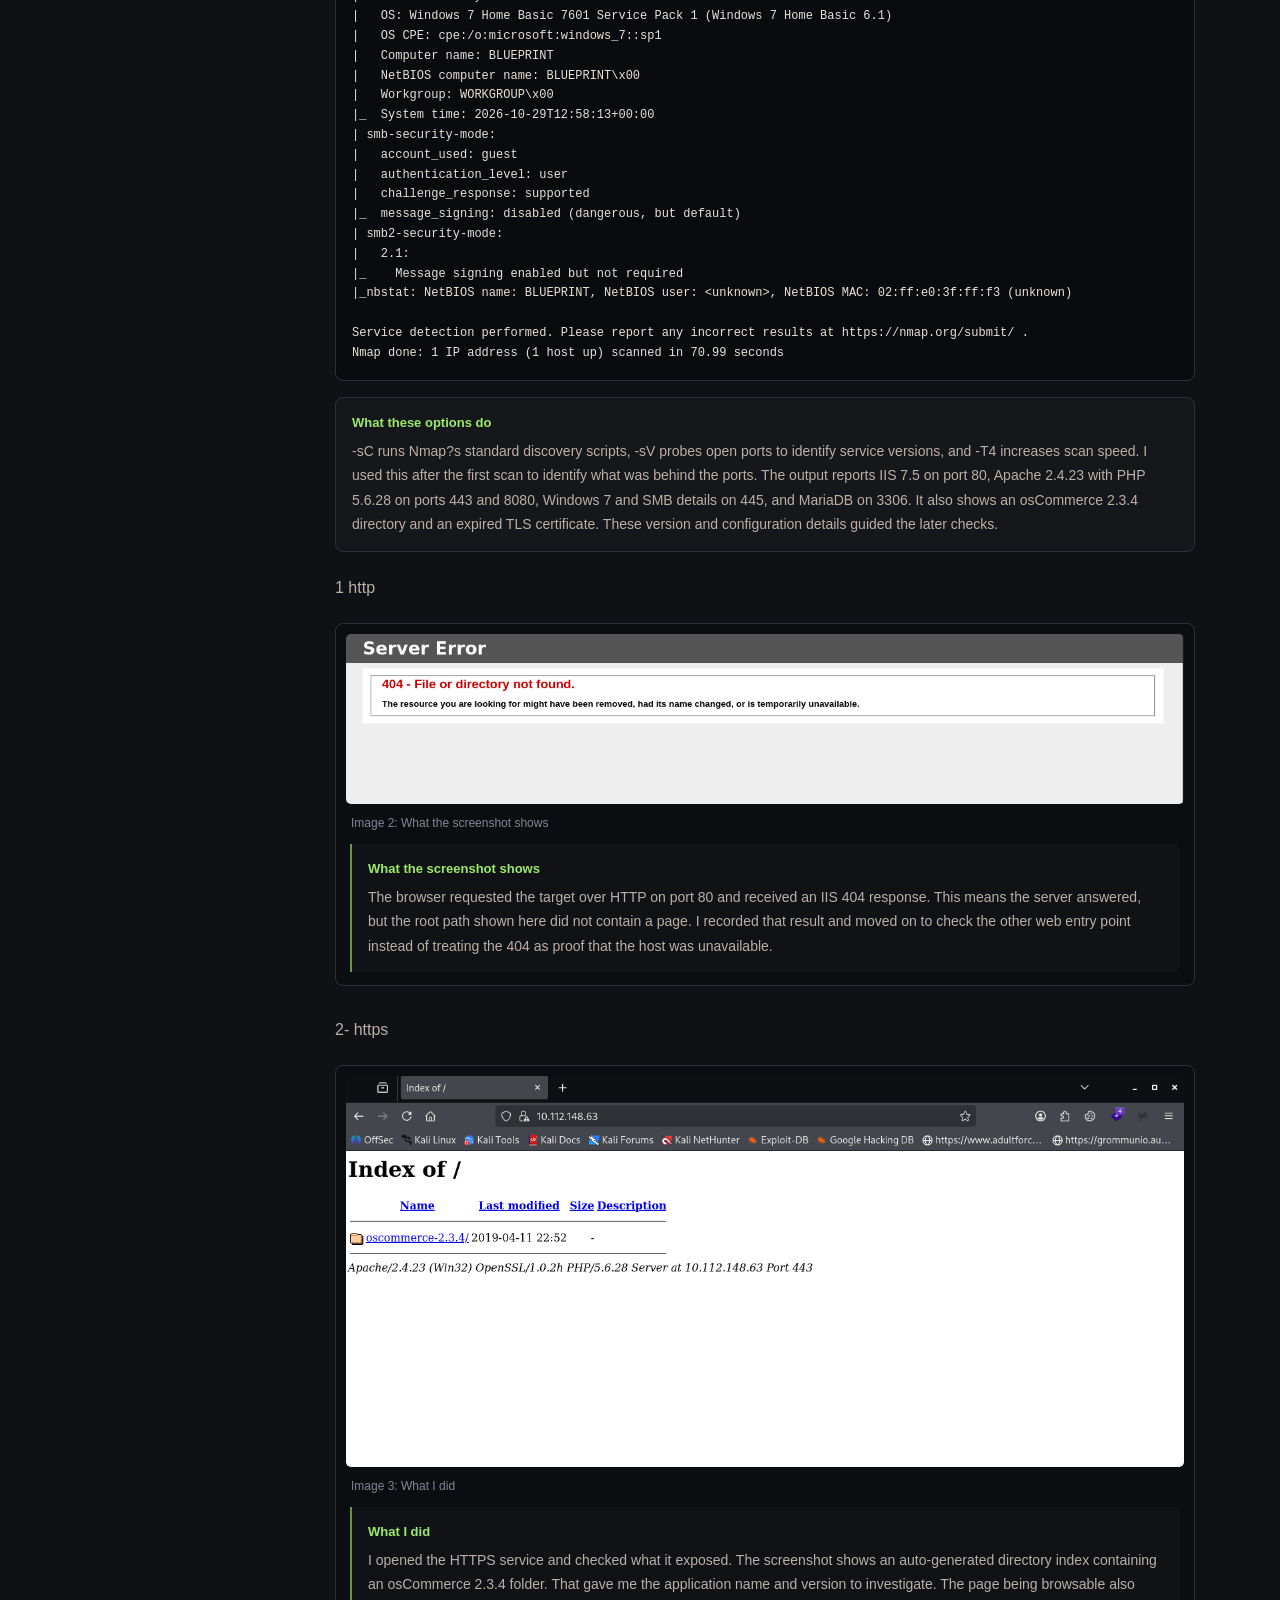
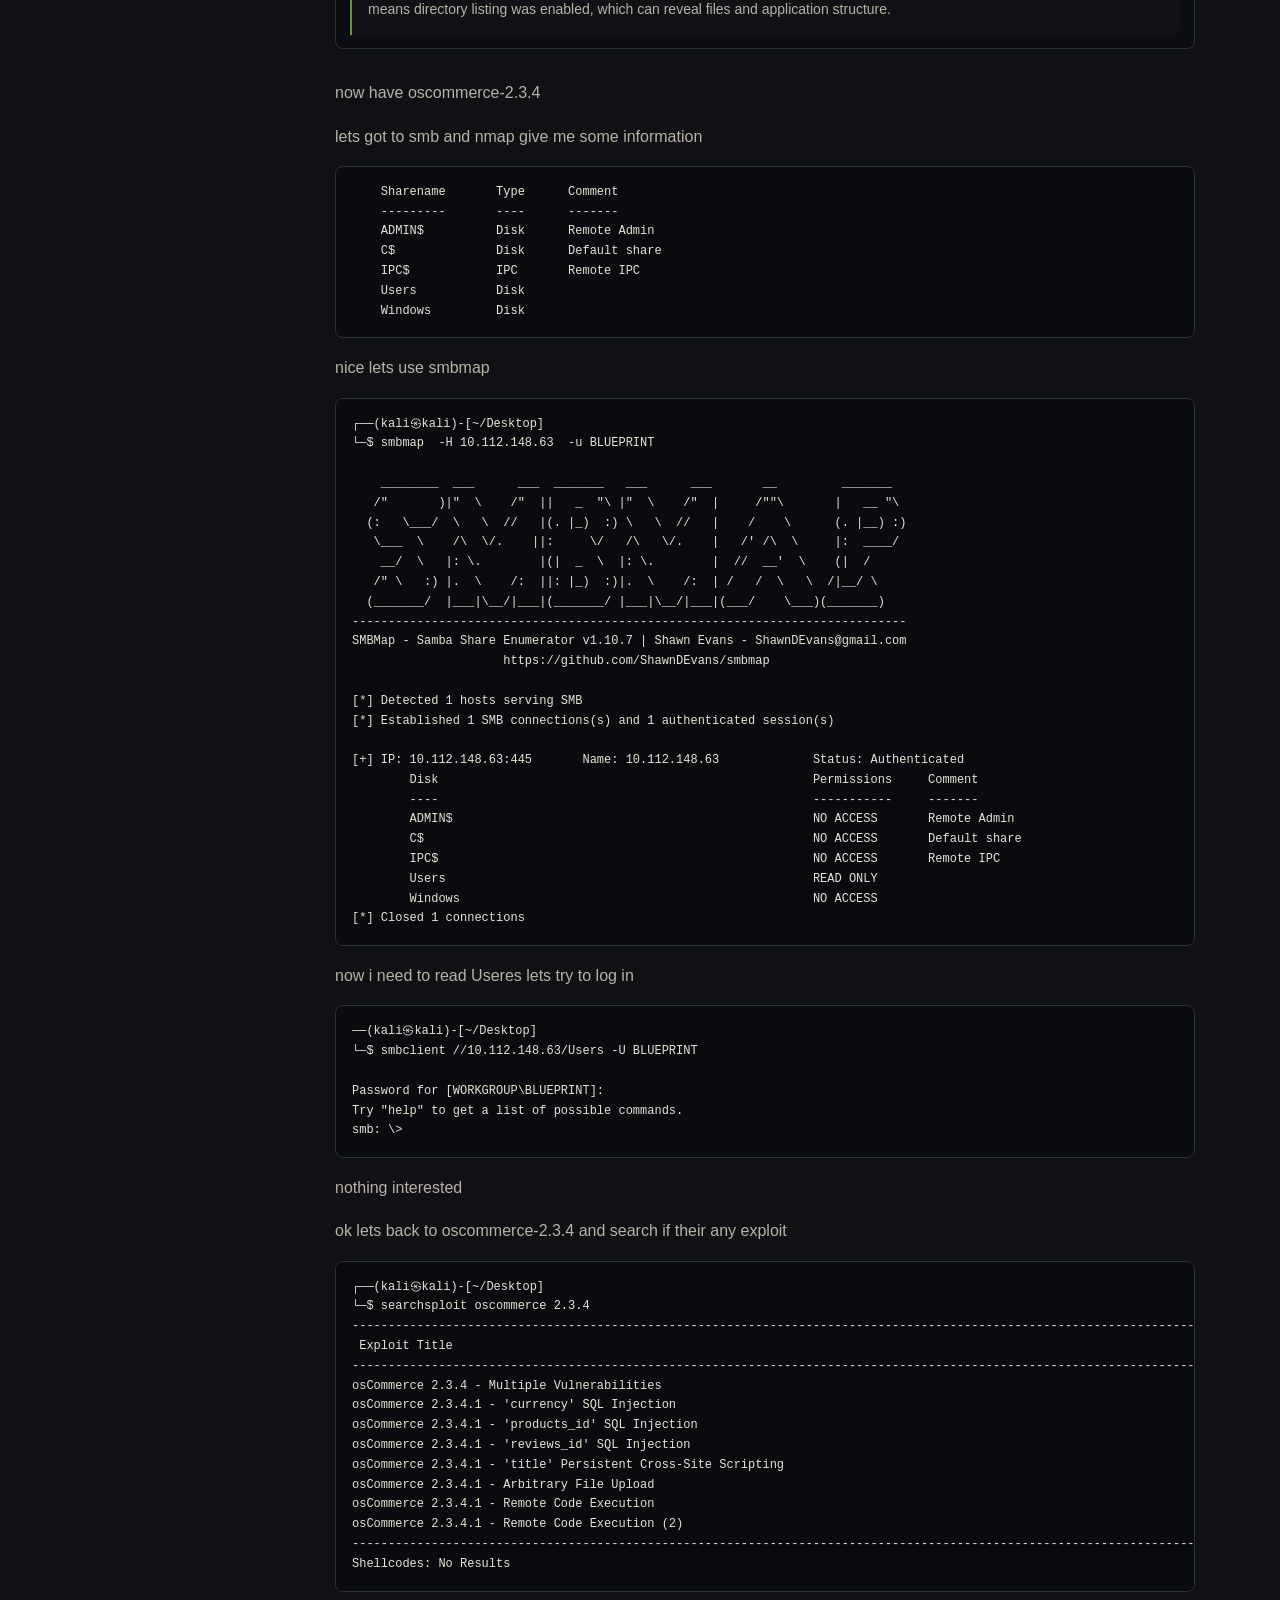
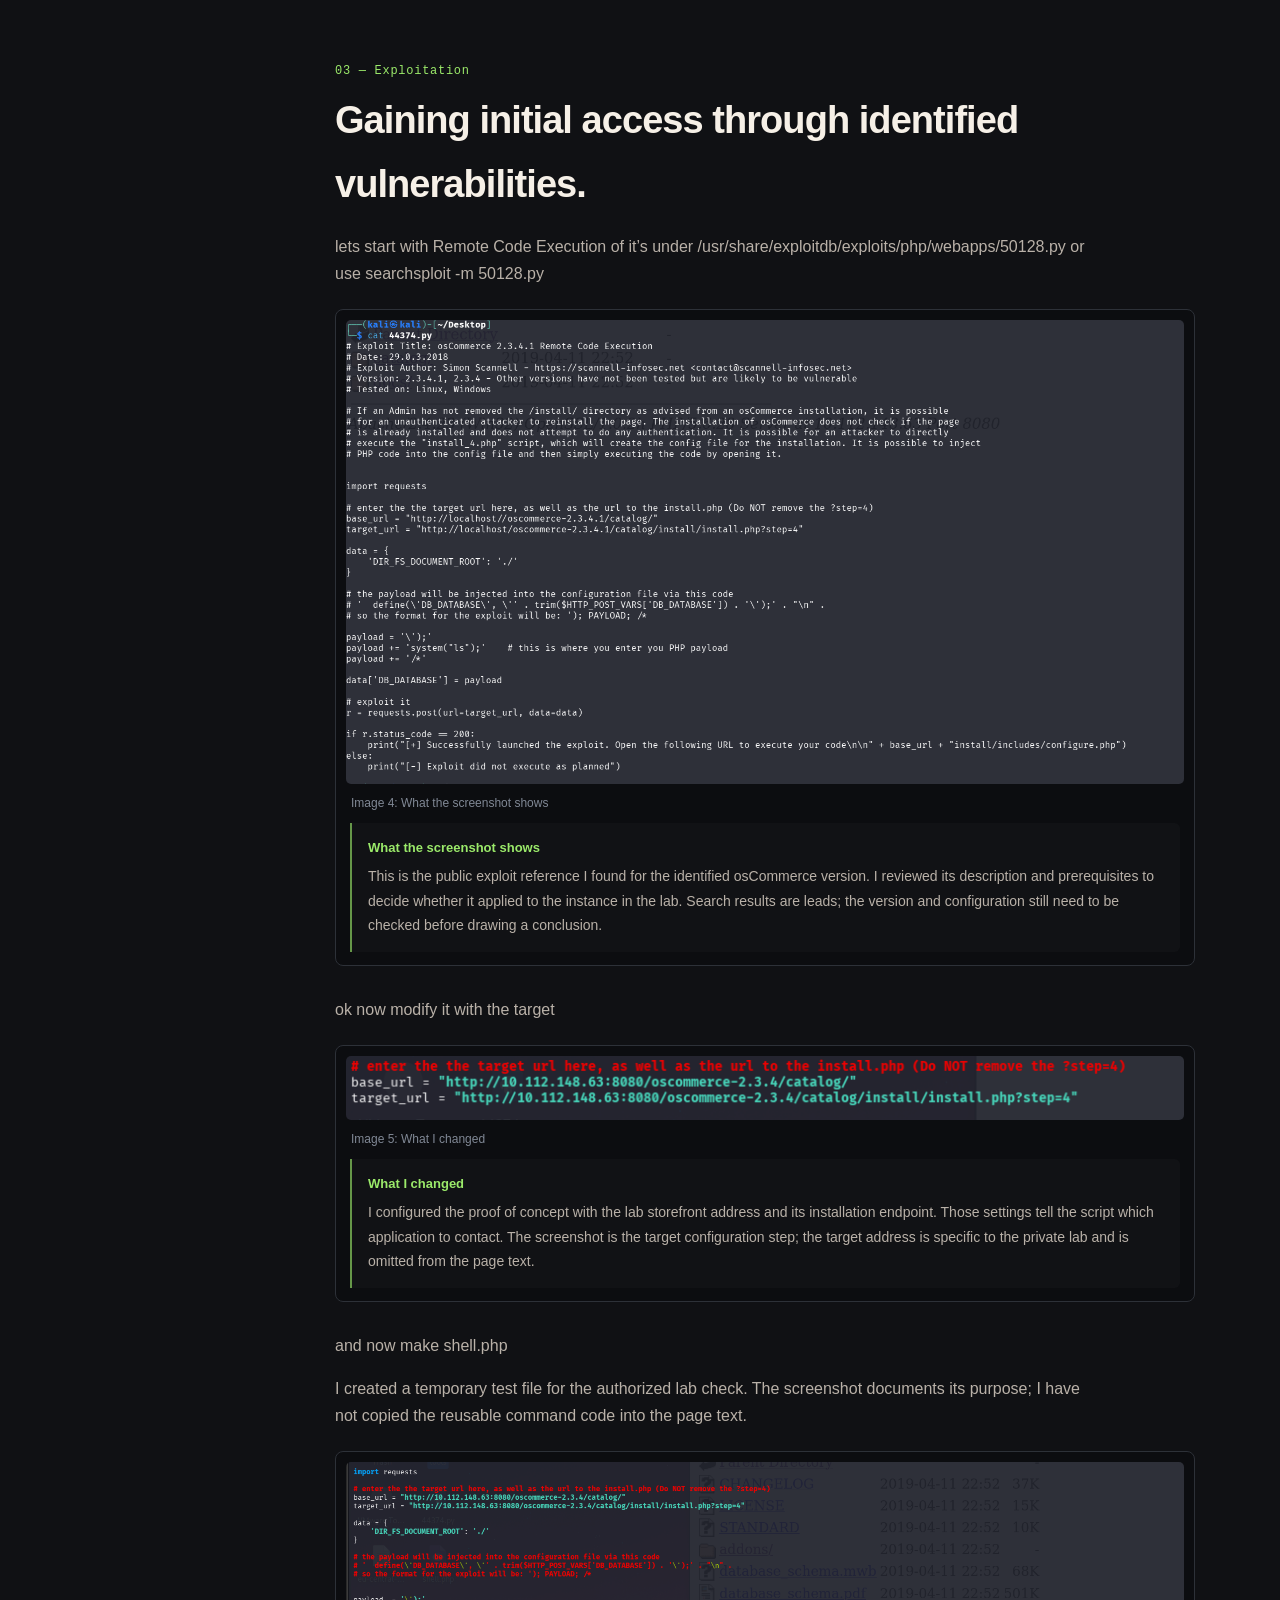
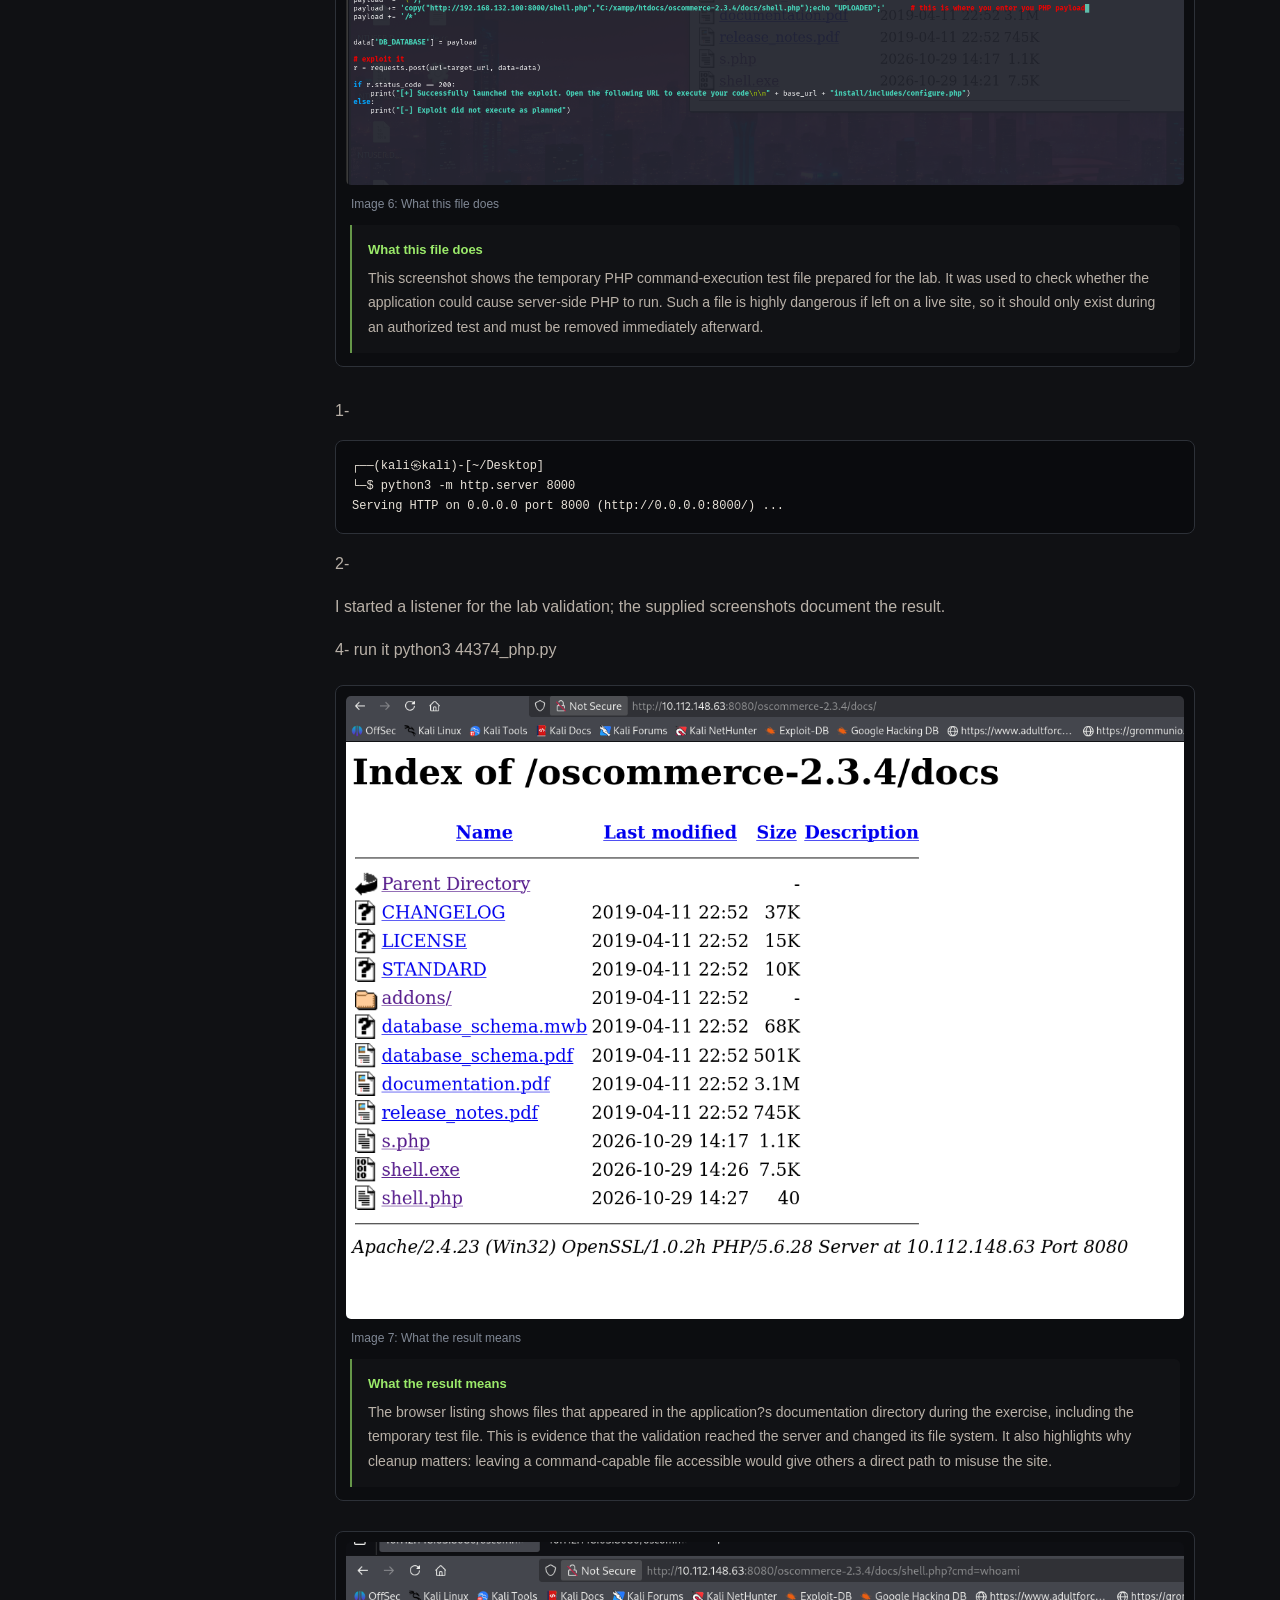
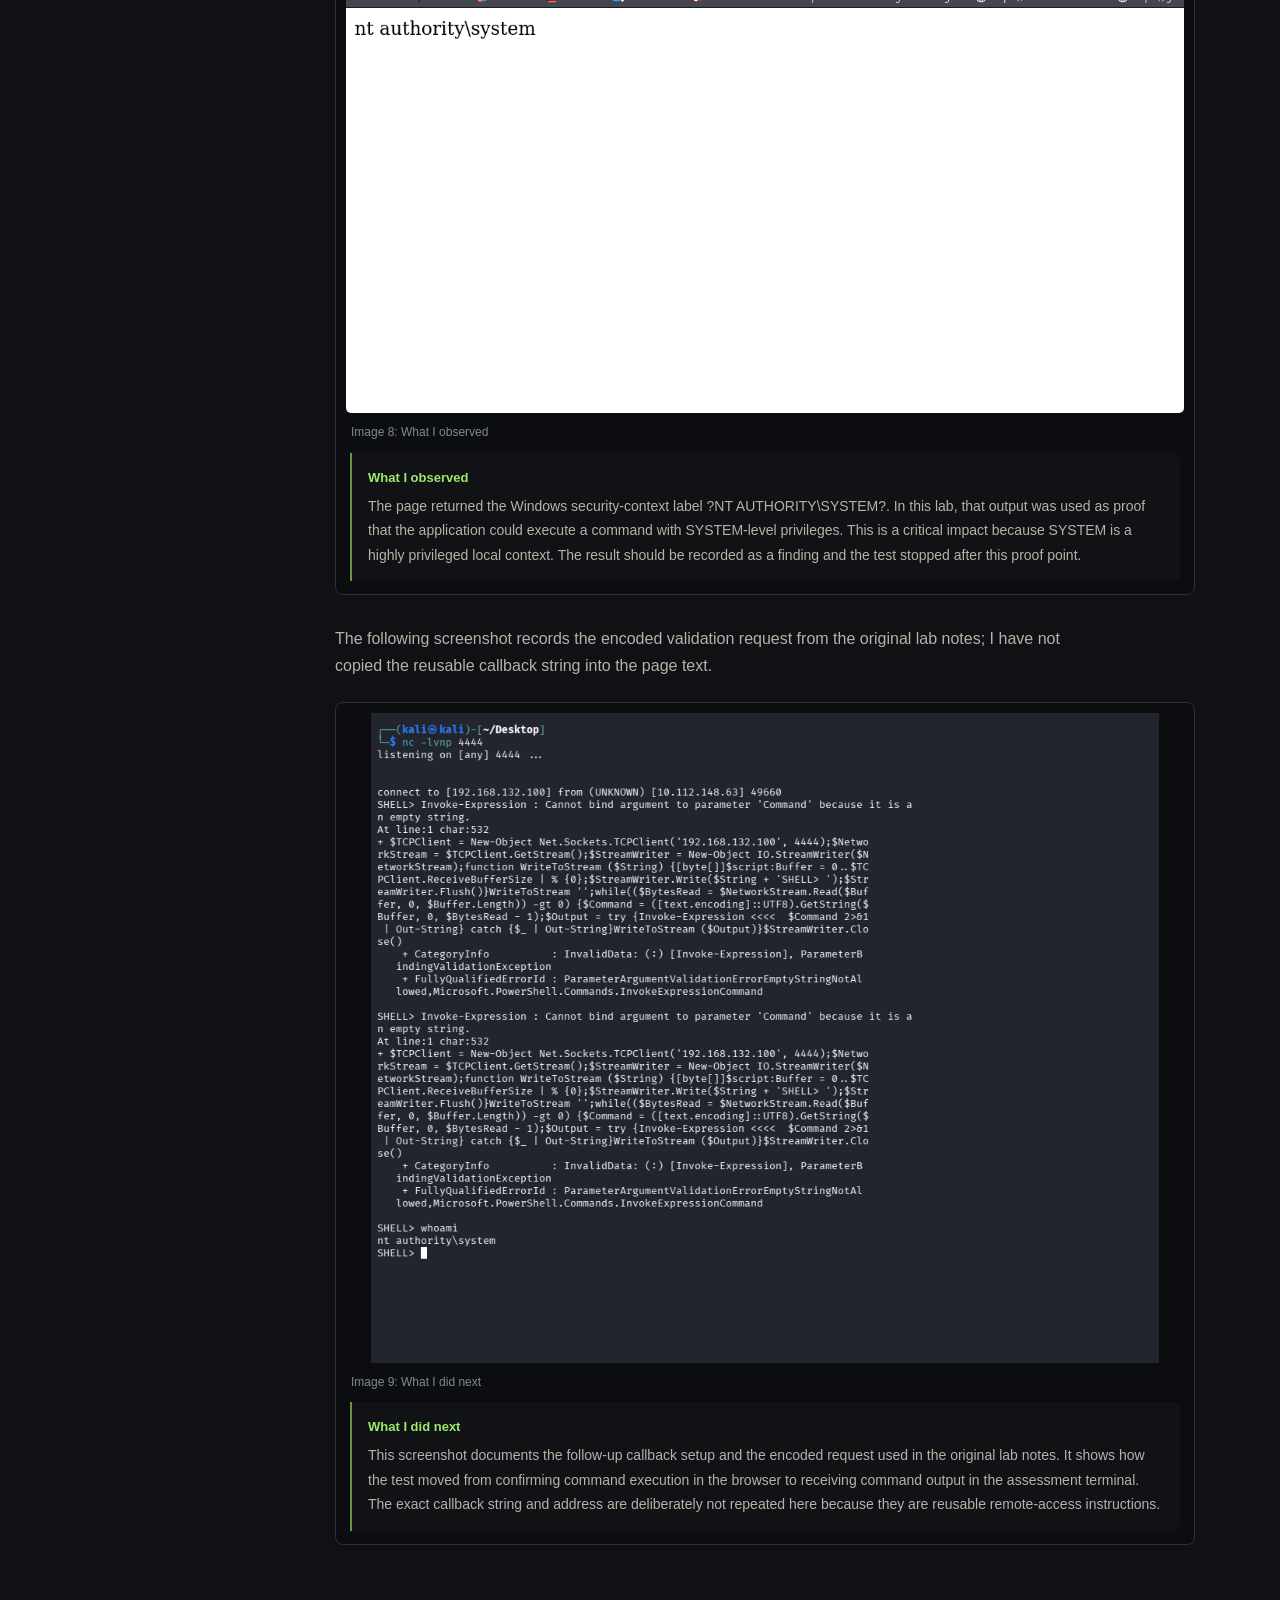
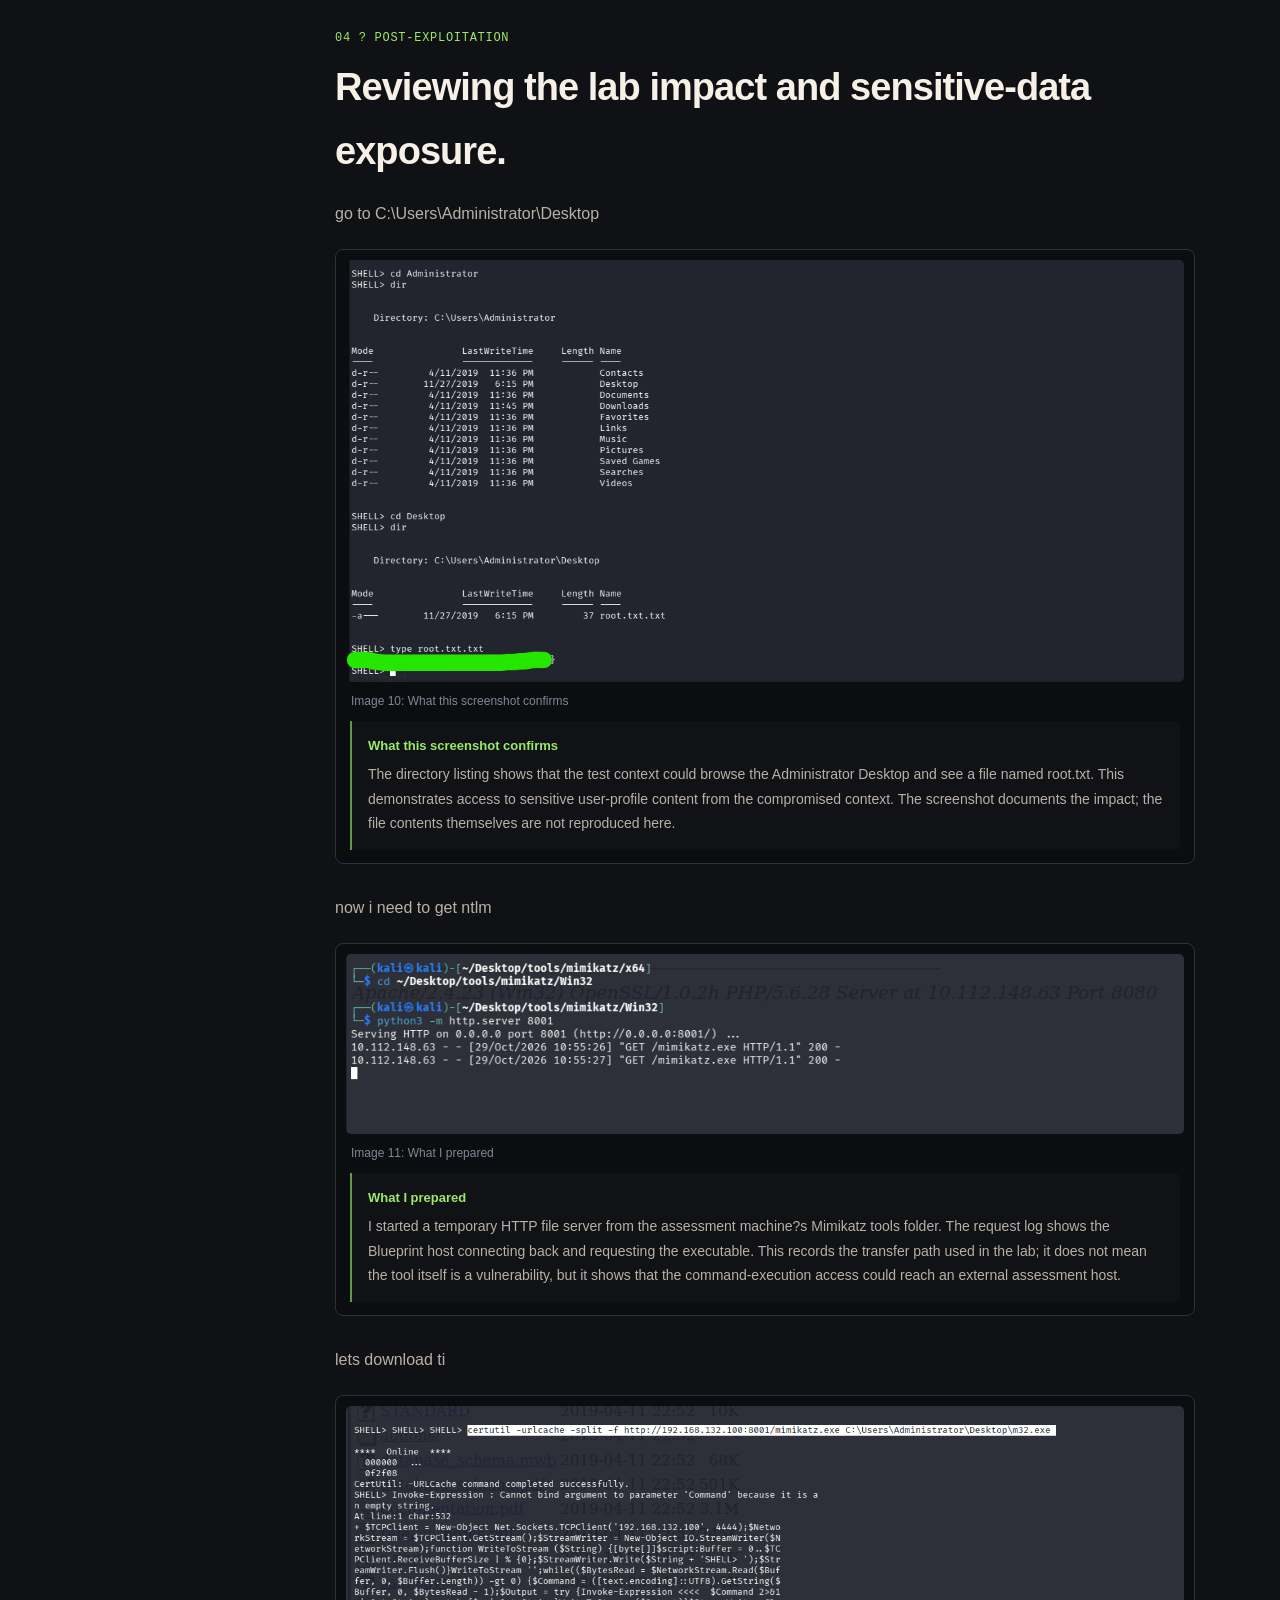
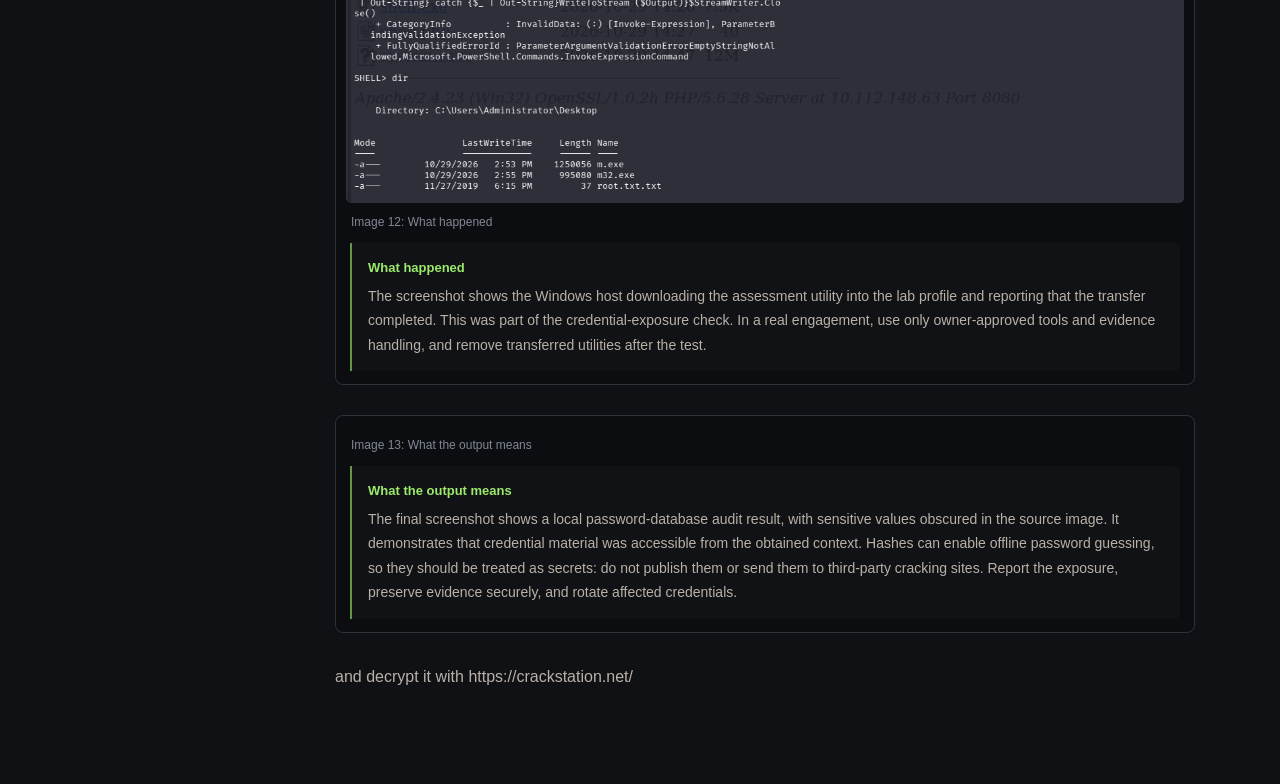
<file: reports-blog/blueprint.html>
<!DOCTYPE html>

<html lang="en"><head><meta charset="utf-8"/><meta content="width=device-width, initial-scale=1" name="viewport"/><meta content="Blueprint Windows penetration testing lab report: reconnaissance, IIS and SMB enumeration, and security remediation notes." name="description"/><meta content="#101114" name="theme-color"/><title>Blueprint Windows Lab | AMX2 Writeups</title><link href="reports.css" rel="stylesheet"/><link href="blueprint.css" rel="stylesheet"/></head>
<body class="article-page"><aside class="sidebar"><a class="mark" href="../index.html">am.</a><p class="kicker">Hacker and security researcher</p><h1>AMX2 Writeups</h1><p class="bio">Security notes, lab reports, web challenges, and practical exploitation walkthroughs.</p><nav aria-label="Reports navigation" class="side-nav"><a href="index.html">Back to all writeups</a><a href="../index.html">Portfolio</a><a href="../Projects.html">Projects</a><a href="https://medium.com/@AMX2_" rel="noopener noreferrer" target="_blank">Medium</a></nav></aside>
<main class="content report-content"><a class="back-link" href="index.html">Back to all writeups</a><header class="report-hero"><figure class="room-cover"><a aria-label="Open TryHackMe Blueprint room" href="https://tryhackme.com/room/blueprint" rel="noopener noreferrer" target="_blank"><img alt="TryHackMe Blueprint room page with its blue blueprint artwork and Windows lab description" class="report-cover" src="blueprint-assets/tryhackme-blueprint-room.jpg"/></a><figcaption>Room page screenshot from <a href="https://tryhackme.com/room/blueprint" rel="noopener noreferrer" target="_blank">TryHackMe Blueprint</a>.</figcaption></figure><img alt="Blueprint Windows penetration testing report cover" class="report-cover" src="blueprint-assets/cover.jpg"/><div class="meta"><span>Windows lab</span><span>Penetration testing</span><span>AMX2</span></div><h2>Blueprint</h2><p class="hero-subtitle">Windows penetration testing write-up</p><p class="lead">A lab walkthrough covering host discovery, IIS and SMB enumeration, and a vulnerable osCommerce storefront, followed by practical remediation priorities.</p><p class="room-context">Lab source: <a href="https://tryhackme.com/room/blueprint" rel="noopener noreferrer" target="_blank">TryHackMe Blueprint room</a>. This is the deployable Windows training machine; the room asks learners to gain Administrator-level access and recover the Lab user hash and root.txt.</p><div class="report-stats"><span><strong>Target</strong> Blueprint lab VM</span><span><strong>Focus</strong> Windows ? Web ? SMB</span><span><strong>Scope</strong> Authorized training lab</span></div></header>
<nav aria-label="On this page" class="toc"><strong>In this report</strong><a href="#whoami">Whoami</a><a href="#recon">01 Reconnaissance</a><a href="#enumeration">02 Enumeration</a><a href="#exploitation">03 Exploitation</a><a href="#post-exploitation">04 Post-exploitation</a><a href="#remediation">Remediation</a></nav>
<div class="article-body"><section id="whoami"><p class="section-number">ABOUT THE AUTHOR</p><h3>Whoami</h3><p>Username: amx2</p><p>Role: Junior Penetration Tester</p><p>I'm amx2, a Junior Penetration Tester passionate about cybersecurity, ethical hacking, and identifying security vulnerabilities.</p><p>I focus on Web Application Penetration Testing, Network Security, and Active Directory environments.</p><p>Through hands-on labs and practical challenges, I continuously develop my penetration testing skills and share my technical findings, methodologies, and learning experiences through detailed writeups.</p><p>My Goal: To understand how systems can be compromised, identify security weaknesses, and help make digital environments more secure.</p><figure class="explained-figure"><img alt="Blueprint lab evidence: reconnaissance screenshot 1" loading="lazy" src="blueprint-assets/aaaaa.jpg"/><figcaption>Image 1: Cover image</figcaption><div class="image-explanation"><strong>Cover image</strong><p>This is the visual cover for the write-up. It is illustrative artwork and is not evidence collected from the Blueprint machine.</p></div></figure></section><section id="recon"><p class="section-number">01 — Reconnaissance</p><h3>Discovering exposed services and identifying the attack surface.</h3><p>first discover all open port on target</p><pre><code>└─$ nmap  &lt;target_ip&gt;

Starting Nmap 7.991 ( https://nmap.org ) at 2026-10-29 08:51 -0400
Nmap scan report for 10.112.148.63
Host is up (0.097s latency).
Not shown: 989 closed tcp ports (reset)
PORT      STATE SERVICE
80/tcp    open  http
135/tcp   open  msrpc
139/tcp   open  netbios-ssn
443/tcp   open  https
445/tcp   open  microsoft-ds
3306/tcp  open  mysql
8080/tcp  open  http-proxy
49152/tcp open  unknown
49153/tcp open  unknown
49154/tcp open  unknown
49160/tcp open  unknown

Nmap done: 1 IP address (1 host up) scanned in 86.25 seconds</code></pre><div class="command-explanation"><strong>What this scan does</strong><p>The command nmap &lt;target_ip&gt; checks the target for reachable TCP services. I used it first to get a broad map of the machine before choosing what to inspect. The result shows the host is online and lists HTTP (80), Windows RPC/NetBIOS (135 and 139), HTTPS (443), SMB (445), MySQL (3306), and HTTP on 8080, plus high RPC ports. That is why I followed up with service and version detection.</p></div><p>now i know what open ports lets check each one</p></section><section id="enumeration"><p class="section-number">02 — Enumeration</p><h3>Investigating discovered services and potential weaknesses.</h3><p>lets know version of each one</p><pre><code>nmap -sC -sV -T4  &lt;target_ip&gt;
Starting Nmap 7.991 ( https://nmap.org ) at 2026-10-29 08:57 -0400
Nmap scan report for 10.112.148.63
Host is up (0.093s latency).
Not shown: 989 closed tcp ports (reset)
PORT      STATE SERVICE      VERSION
80/tcp    open  http         Microsoft IIS httpd 7.5
|_http-server-header: Microsoft-IIS/7.5
|_http-title: 404 - File or directory not found.
| http-methods: 
|_  Potentially risky methods: TRACE
135/tcp   open  msrpc        Microsoft Windows RPC
139/tcp   open  netbios-ssn  Microsoft Windows netbios-ssn
443/tcp   open  ssl/http     Apache httpd 2.4.23 (OpenSSL/1.0.2h PHP/5.6.28)
|_http-server-header: Apache/2.4.23 (Win32) OpenSSL/1.0.2h PHP/5.6.28
| tls-alpn: 
|_  http/1.1
|_ssl-date: TLS randomness does not represent time
| ssl-cert: Subject: commonName=localhost
| Not valid before: 2009-11-10T23:48:47
|_Not valid after:  2019-11-08T23:48:47
| http-ls: Volume /
| SIZE  TIME              FILENAME
| -     2019-04-11 22:52  oscommerce-2.3.4/
| -     2019-04-11 22:52  oscommerce-2.3.4/catalog/
| -     2019-04-11 22:52  oscommerce-2.3.4/docs/
|_
|_http-title: Index of /
| http-methods: 
|_  Potentially risky methods: TRACE
445/tcp   open  microsoft-ds Windows 7 Home Basic 7601 Service Pack 1 microsoft-ds (workgroup: WORKGROUP)
3306/tcp  open  mysql        MariaDB 10.3.23 or earlier (unauthorized)
8080/tcp  open  http         Apache httpd 2.4.23 (OpenSSL/1.0.2h PHP/5.6.28)
| http-methods: 
|_  Potentially risky methods: TRACE
| http-ls: Volume /
| SIZE  TIME              FILENAME
| -     2019-04-11 22:52  oscommerce-2.3.4/
| -     2019-04-11 22:52  oscommerce-2.3.4/catalog/
| -     2019-04-11 22:52  oscommerce-2.3.4/docs/
|_
|_http-server-header: Apache/2.4.23 (Win32) OpenSSL/1.0.2h PHP/5.6.28
|_http-title: Index of /
49152/tcp open  msrpc        Microsoft Windows RPC
49153/tcp open  msrpc        Microsoft Windows RPC
49154/tcp open  msrpc        Microsoft Windows RPC
49160/tcp open  msrpc        Microsoft Windows RPC
Service Info: Hosts: www.example.com, BLUEPRINT, localhost; OS: Windows; CPE: cpe:/o:microsoft:windows

Host script results:
| smb2-time: 
|   date: 2026-10-29T12:58:13
|_  start_date: 2026-10-29T12:42:43
| smb-os-discovery: 
|   OS: Windows 7 Home Basic 7601 Service Pack 1 (Windows 7 Home Basic 6.1)
|   OS CPE: cpe:/o:microsoft:windows_7::sp1
|   Computer name: BLUEPRINT
|   NetBIOS computer name: BLUEPRINT\x00
|   Workgroup: WORKGROUP\x00
|_  System time: 2026-10-29T12:58:13+00:00
| smb-security-mode: 
|   account_used: guest
|   authentication_level: user
|   challenge_response: supported
|_  message_signing: disabled (dangerous, but default)
| smb2-security-mode: 
|   2.1: 
|_    Message signing enabled but not required
|_nbstat: NetBIOS name: BLUEPRINT, NetBIOS user: &lt;unknown&gt;, NetBIOS MAC: 02:ff:e0:3f:ff:f3 (unknown)

Service detection performed. Please report any incorrect results at https://nmap.org/submit/ .
Nmap done: 1 IP address (1 host up) scanned in 70.99 seconds</code></pre><div class="command-explanation"><strong>What these options do</strong><p>-sC runs Nmap?s standard discovery scripts, -sV probes open ports to identify service versions, and -T4 increases scan speed. I used this after the first scan to identify what was behind the ports. The output reports IIS 7.5 on port 80, Apache 2.4.23 with PHP 5.6.28 on ports 443 and 8080, Windows 7 and SMB details on 445, and MariaDB on 3306. It also shows an osCommerce 2.3.4 directory and an expired TLS certificate. These version and configuration details guided the later checks.</p></div><p>1 http</p><figure class="explained-figure"><img alt="Blueprint lab evidence: service enumeration screenshot 2" loading="lazy" src="blueprint-assets/image.png"/><figcaption>Image 2: What the screenshot shows</figcaption><div class="image-explanation"><strong>What the screenshot shows</strong><p>The browser requested the target over HTTP on port 80 and received an IIS 404 response. This means the server answered, but the root path shown here did not contain a page. I recorded that result and moved on to check the other web entry point instead of treating the 404 as proof that the host was unavailable.</p></div></figure><p>2- https</p><figure class="explained-figure"><img alt="Blueprint lab evidence: service enumeration screenshot 3" loading="lazy" src="blueprint-assets/image 1.png"/><figcaption>Image 3: What I did</figcaption><div class="image-explanation"><strong>What I did</strong><p>I opened the HTTPS service and checked what it exposed. The screenshot shows an auto-generated directory index containing an osCommerce 2.3.4 folder. That gave me the application name and version to investigate. The page being browsable also means directory listing was enabled, which can reveal files and application structure.</p></div></figure><p>now have  oscommerce-2.3.4</p><p>lets got to smb and nmap give me some information</p><pre><code>    Sharename       Type      Comment
    ---------       ----      -------
    ADMIN$          Disk      Remote Admin
    C$              Disk      Default share
    IPC$            IPC       Remote IPC
    Users           Disk
    Windows         Disk</code></pre><p>nice lets use smbmap</p><pre><code>┌──(kali㉿kali)-[~/Desktop]
└─$ smbmap  -H 10.112.148.63  -u BLUEPRINT    

    ________  ___      ___  _______   ___      ___       __         _______
   /"       )|"  \    /"  ||   _  "\ |"  \    /"  |     /""\       |   __ "\
  (:   \___/  \   \  //   |(. |_)  :) \   \  //   |    /    \      (. |__) :)
   \___  \    /\  \/.    ||:     \/   /\   \/.    |   /' /\  \     |:  ____/
    __/  \   |: \.        |(|  _  \  |: \.        |  //  __'  \    (|  /
   /" \   :) |.  \    /:  ||: |_)  :)|.  \    /:  | /   /  \   \  /|__/ \
  (_______/  |___|\__/|___|(_______/ |___|\__/|___|(___/    \___)(_______)
-----------------------------------------------------------------------------
SMBMap - Samba Share Enumerator v1.10.7 | Shawn Evans - ShawnDEvans@gmail.com
                     https://github.com/ShawnDEvans/smbmap

[*] Detected 1 hosts serving SMB                                                                                                  
[*] Established 1 SMB connections(s) and 1 authenticated session(s)                                                      
                                                                                                                             
[+] IP: 10.112.148.63:445       Name: 10.112.148.63             Status: Authenticated
        Disk                                                    Permissions     Comment
        ----                                                    -----------     -------
        ADMIN$                                                  NO ACCESS       Remote Admin
        C$                                                      NO ACCESS       Default share
        IPC$                                                    NO ACCESS       Remote IPC
        Users                                                   READ ONLY
        Windows                                                 NO ACCESS
[*] Closed 1 connections          </code></pre><p>now i need to read  Useres lets try to log in</p><pre><code>──(kali㉿kali)-[~/Desktop]
└─$ smbclient //10.112.148.63/Users -U BLUEPRINT

Password for [WORKGROUP\BLUEPRINT]:
Try "help" to get a list of possible commands.
smb: \&gt;</code></pre><p>nothing interested</p><p>ok lets back to oscommerce-2.3.4 and search if their  any exploit</p><pre><code>┌──(kali㉿kali)-[~/Desktop]
└─$ searchsploit oscommerce 2.3.4
------------------------------------------------------------------------------------------------------------------------------------------------------------------------------------------------------- ---------------------------------
 Exploit Title                                                                                                                                                                                         |  Path
------------------------------------------------------------------------------------------------------------------------------------------------------------------------------------------------------- ---------------------------------
osCommerce 2.3.4 - Multiple Vulnerabilities                                                                                                                                                            | php/webapps/34582.txt
osCommerce 2.3.4.1 - 'currency' SQL Injection                                                                                                                                                          | php/webapps/46328.txt
osCommerce 2.3.4.1 - 'products_id' SQL Injection                                                                                                                                                       | php/webapps/46329.txt
osCommerce 2.3.4.1 - 'reviews_id' SQL Injection                                                                                                                                                        | php/webapps/46330.txt
osCommerce 2.3.4.1 - 'title' Persistent Cross-Site Scripting                                                                                                                                           | php/webapps/49103.txt
osCommerce 2.3.4.1 - Arbitrary File Upload                                                                                                                                                             | php/webapps/43191.py
osCommerce 2.3.4.1 - Remote Code Execution                                                                                                                                                             | php/webapps/44374.py
osCommerce 2.3.4.1 - Remote Code Execution (2)                                                                                                                                                         | php/webapps/50128.py
------------------------------------------------------------------------------------------------------------------------------------------------------------------------------------------------------- ---------------------------------
Shellcodes: No Results</code></pre></section><section id="exploitation"><p class="section-number">03 — Exploitation</p><h3>Gaining initial access through identified vulnerabilities.</h3><p>lets start with Remote Code Execution of it’s under /usr/share/exploitdb/exploits/php/webapps/50128.py or use searchsploit -m 50128.py</p><figure class="explained-figure"><img alt="Blueprint lab evidence: service enumeration screenshot 4" loading="lazy" src="blueprint-assets/image 2.png"/><figcaption>Image 4: What the screenshot shows</figcaption><div class="image-explanation"><strong>What the screenshot shows</strong><p>This is the public exploit reference I found for the identified osCommerce version. I reviewed its description and prerequisites to decide whether it applied to the instance in the lab. Search results are leads; the version and configuration still need to be checked before drawing a conclusion.</p></div></figure><p>ok now  modify  it with  the target</p><figure class="explained-figure"><img alt="Blueprint lab evidence: service enumeration screenshot 5" loading="lazy" src="blueprint-assets/image 3.png"/><figcaption>Image 5: What I changed</figcaption><div class="image-explanation"><strong>What I changed</strong><p>I configured the proof of concept with the lab storefront address and its installation endpoint. Those settings tell the script which application to contact. The screenshot is the target configuration step; the target address is specific to the private lab and is omitted from the page text.</p></div></figure><p>and now make shell.php</p><p>I created a temporary test file for the authorized lab check. The screenshot documents its purpose; I have not copied the reusable command code into the page text.</p><figure class="explained-figure"><img alt="Blueprint lab evidence: service enumeration screenshot 6" loading="lazy" src="blueprint-assets/image 4.png"/><figcaption>Image 6: What this file does</figcaption><div class="image-explanation"><strong>What this file does</strong><p>This screenshot shows the temporary PHP command-execution test file prepared for the lab. It was used to check whether the application could cause server-side PHP to run. Such a file is highly dangerous if left on a live site, so it should only exist during an authorized test and must be removed immediately afterward.</p></div></figure><p>1-</p><pre><code>┌──(kali㉿kali)-[~/Desktop]
└─$ python3 -m http.server 8000                                                   
Serving HTTP on 0.0.0.0 port 8000 (http://0.0.0.0:8000/) ...</code></pre><p>2-</p><p>I started a listener for the lab validation; the supplied screenshots document the result.</p><p>4- run it python3 44374_php.py</p><figure class="explained-figure"><img alt="Blueprint lab evidence: application testing screenshot 7" loading="lazy" src="blueprint-assets/image 5.png"/><figcaption>Image 7: What the result means</figcaption><div class="image-explanation"><strong>What the result means</strong><p>The browser listing shows files that appeared in the application?s documentation directory during the exercise, including the temporary test file. This is evidence that the validation reached the server and changed its file system. It also highlights why cleanup matters: leaving a command-capable file accessible would give others a direct path to misuse the site.</p></div></figure><figure class="explained-figure"><img alt="Blueprint lab evidence: application testing screenshot 8" loading="lazy" src="blueprint-assets/image 6.png"/><figcaption>Image 8: What I observed</figcaption><div class="image-explanation"><strong>What I observed</strong><p>The page returned the Windows security-context label ?NT AUTHORITY\SYSTEM?. In this lab, that output was used as proof that the application could execute a command with SYSTEM-level privileges. This is a critical impact because SYSTEM is a highly privileged local context. The result should be recorded as a finding and the test stopped after this proof point.</p></div></figure><p>The following screenshot records the encoded validation request from the original lab notes; I have not copied the reusable callback string into the page text.</p><figure class="explained-figure"><img alt="Blueprint lab evidence: application testing screenshot 9" loading="lazy" src="blueprint-assets/image 7.png"/><figcaption>Image 9: What I did next</figcaption><div class="image-explanation"><strong>What I did next</strong><p>This screenshot documents the follow-up callback setup and the encoded request used in the original lab notes. It shows how the test moved from confirming command execution in the browser to receiving command output in the assessment terminal. The exact callback string and address are deliberately not repeated here because they are reusable remote-access instructions.</p></div></figure></section><section id="post-exploitation"><p class="section-number">04 ? POST-EXPLOITATION</p><h3>Reviewing the lab impact and sensitive-data exposure.</h3><p>go to C:\Users\Administrator\Desktop</p><figure class="explained-figure"><img alt="Blueprint lab evidence: application testing screenshot 10" loading="lazy" src="blueprint-assets/image 8.png"/><figcaption>Image 10: What this screenshot confirms</figcaption><div class="image-explanation"><strong>What this screenshot confirms</strong><p>The directory listing shows that the test context could browse the Administrator Desktop and see a file named root.txt. This demonstrates access to sensitive user-profile content from the compromised context. The screenshot documents the impact; the file contents themselves are not reproduced here.</p></div></figure><p>now i need to get ntlm</p><figure class="explained-figure"><img alt="Blueprint lab evidence: application testing screenshot 11" loading="lazy" src="blueprint-assets/image 9.png"/><figcaption>Image 11: What I prepared</figcaption><div class="image-explanation"><strong>What I prepared</strong><p>I started a temporary HTTP file server from the assessment machine?s Mimikatz tools folder. The request log shows the Blueprint host connecting back and requesting the executable. This records the transfer path used in the lab; it does not mean the tool itself is a vulnerability, but it shows that the command-execution access could reach an external assessment host.</p></div></figure><p>lets download ti</p><figure class="explained-figure"><img alt="Blueprint lab evidence: post-exploitation screenshot 12" loading="lazy" src="blueprint-assets/image 10.png"/><figcaption>Image 12: What happened</figcaption><div class="image-explanation"><strong>What happened</strong><p>The screenshot shows the Windows host downloading the assessment utility into the lab profile and reporting that the transfer completed. This was part of the credential-exposure check. In a real engagement, use only owner-approved tools and evidence handling, and remove transferred utilities after the test.</p></div></figure><figure class="explained-figure"><img alt="Blueprint lab evidence: post-exploitation screenshot 13" loading="lazy" src="blueprint-assets/image 11.png"/><figcaption>Image 13: What the output means</figcaption><div class="image-explanation"><strong>What the output means</strong><p>The final screenshot shows a local password-database audit result, with sensitive values obscured in the source image. It demonstrates that credential material was accessible from the obtained context. Hashes can enable offline password guessing, so they should be treated as secrets: do not publish them or send them to third-party cracking sites. Report the exposure, preserve evidence securely, and rotate affected credentials.</p></div></figure><p>and decrypt it with https://crackstation.net/</p></section></div></main></body></html>
</file>
<file: reports-blog/reports.css>
:root{
  --bg:#101114;
  --sidebar:#0c0d10;
  --panel:#14161b;
  --ink:#f6f0e7;
  --muted:#b9b1a8;
  --soft:#808895;
  --line:#2d3138;
  --accent:#9bea6a;
  --gold:#f0c36b;
  --radius:8px;
}
*{box-sizing:border-box}
html{scroll-behavior:smooth}
body{margin:0;min-height:100vh;display:grid;grid-template-columns:280px minmax(0,1fr);background:var(--bg);color:var(--ink);font-family:Arial,Helvetica,sans-serif;line-height:1.7;overflow-x:hidden}
a{color:inherit;text-decoration:none}
button,input{font:inherit}
button{cursor:pointer}
.sidebar{position:sticky;top:0;height:100vh;padding:32px 24px;background:var(--sidebar);border-right:1px solid var(--line);display:flex;flex-direction:column}
.mark{width:52px;height:52px;display:inline-flex;align-items:center;justify-content:center;margin-bottom:70px;background:var(--ink);color:#101114;border-radius:var(--radius);font:800 21px/1 Consolas,monospace}
.kicker,.eyebrow{margin:0 0 12px;color:var(--accent);font:12px/1.5 Consolas,monospace;text-transform:uppercase}
.sidebar h1{margin:0 0 18px;max-width:220px;font-size:42px;line-height:1.02}
.bio{margin:0;color:var(--muted);max-width:230px}
.side-nav{margin-top:auto;display:grid;gap:10px}
.side-nav a{border:1px solid var(--line);border-radius:var(--radius);padding:10px 12px;color:var(--muted)}
.side-nav a:hover{border-color:var(--accent);color:var(--ink)}
.content{width:min(1180px,100%);padding:34px clamp(18px,3.2vw,44px) 48px}
.topbar{display:grid;grid-template-columns:minmax(0,1fr) 300px;gap:34px;align-items:end;padding-bottom:24px;border-bottom:1px solid var(--line)}
.topbar h2{margin:0;font-size:clamp(46px,7vw,88px);line-height:.95;letter-spacing:0}
.search{display:grid;gap:8px;color:var(--soft);font-size:12px;text-transform:uppercase}
.search input{width:100%;min-height:48px;padding:12px 14px;border:1px solid var(--line);border-radius:var(--radius);background:#15171c;color:var(--ink);outline:none}
.search input:focus{border-color:var(--accent)}
.filters{display:flex;flex-wrap:wrap;gap:10px;margin:24px 0 16px}
.filters button,.tag-cloud button{min-height:36px;border:1px solid var(--line);border-radius:999px;padding:7px 14px;background:transparent;color:var(--muted)}
.filters button.active,.filters button:hover,.tag-cloud button:hover{border-color:var(--accent);background:var(--accent);color:#101114}
.layout{display:grid;grid-template-columns:minmax(0,1fr) 250px;gap:28px;align-items:start}
.posts{display:grid}
.post{border-bottom:1px solid var(--line);transition:background .18s,border-color .18s}
.post:first-child{border-top:1px solid var(--line)}
.post.featured{position:relative;margin:10px 0 14px;padding:0 20px;border:1px solid rgba(155,234,106,.28);border-radius:var(--radius);background:linear-gradient(115deg,rgba(155,234,106,.075),rgba(20,22,27,.35) 58%)}
.post.featured:first-child{border-top:1px solid rgba(155,234,106,.28)}
.post.featured a{padding:25px 0}
.post.featured h3{max-width:780px}
.post.featured .meta span:first-child:before{content:"✦ ";color:var(--accent)}
.post.featured:hover{border-color:var(--accent);background:linear-gradient(115deg,rgba(155,234,106,.12),rgba(20,22,27,.45) 58%)}
.post:hover{background:rgba(255,255,255,.025);border-color:#454b55}
.post a{display:block;padding:24px 0}
.post-body{max-width:760px;min-width:0}
.meta{display:flex;gap:10px;flex-wrap:wrap;margin-bottom:8px;color:var(--gold);font:12px/1.6 Consolas,monospace;text-transform:uppercase}
.post h3{margin:0 0 8px;max-width:780px;font-size:clamp(24px,3vw,37px);line-height:1.15}
.post:hover h3{color:var(--accent)}
.post p{margin:0 0 12px;color:var(--muted);font-size:16px}
.tags{display:flex;flex-wrap:wrap;gap:8px}
.tags span{color:var(--soft);font-size:13px}
.tags span:before{content:"#";color:var(--accent)}
.right-rail{position:sticky;top:24px;display:grid;gap:22px}
.right-rail section{padding:18px 0 0;border-top:1px solid var(--line)}
.right-rail h3{margin:0 0 13px;font-size:17px}
.right-rail a{display:block;padding:8px 0;color:var(--muted);font-size:14px}
.right-rail a:hover{color:var(--accent)}
.tag-cloud{display:flex;gap:8px;flex-wrap:wrap}
.empty{margin-top:18px;border:1px dashed var(--line);border-radius:var(--radius);padding:28px;color:var(--muted)}
@media(max-width:1400px){
  body{grid-template-columns:250px minmax(0,1fr)}
  .sidebar{padding:28px 20px}
  .mark{margin-bottom:44px}
  .sidebar h1{font-size:36px}
  .topbar{grid-template-columns:1fr}
  .search{width:min(520px,100%)}
  .layout{grid-template-columns:1fr}
  .post-body{max-width:850px}
  .right-rail{position:static;grid-template-columns:1fr 1fr;margin-top:20px}
}
@media(max-width:900px){
  body{grid-template-columns:1fr}
  .sidebar{position:static;height:auto;border-right:0;border-bottom:1px solid var(--line)}
  .mark{margin-bottom:26px}
  .side-nav{margin-top:22px;display:flex;flex-wrap:wrap}
  .topbar{grid-template-columns:1fr}
  .layout{grid-template-columns:1fr}
  .right-rail{position:static;grid-template-columns:1fr 1fr}
}
@media(max-width:700px){
  .sidebar,.content{padding:24px 18px}
  .content{width:100%;max-width:100%;overflow:hidden}
  .topbar h2{font-size:42px;overflow-wrap:break-word}
  .filters{flex-wrap:nowrap;overflow-x:auto;margin-inline:-18px;padding:0 18px 8px;scrollbar-width:none}
  .filters::-webkit-scrollbar{display:none}
  .filters button{white-space:nowrap;flex:0 0 auto}
  .post h3{font-size:24px;overflow-wrap:anywhere}
  .post p{overflow-wrap:anywhere}
  .right-rail{grid-template-columns:1fr}
  .post a{padding:22px 0}
}
@media(max-width:520px){
  .sidebar>*,
  .content>*{
    max-width:354px;
  }
  .filters{max-width:none!important}
  .post-body,.post h3,.post p{max-width:354px}
  .side-nav{max-width:354px}
}
</file>
<file: site.css>
:root{
  --ink:#f7f2e8;
  --paper:#101114;
  --paper-soft:#15171c;
  --card:#1b1e24;
  --card-strong:#22262d;
  --line:#30343d;
  --muted:#b6ada0;
  --muted-2:#7f8791;
  --green:#9bea6a;
  --gold:#f2c66d;
  --cyan:#7ed7f7;
  --radius:8px;
}
*{box-sizing:border-box}
html{scroll-behavior:smooth}
body{margin:0;background:var(--paper);color:var(--ink);font-family:Arial,Helvetica,sans-serif;font-size:16px;line-height:1.7;overflow-x:hidden}
a{color:inherit;text-decoration:none}
button{font:inherit;cursor:pointer}
img{max-width:100%;height:auto}
a,button{-webkit-tap-highlight-color:transparent}
a:focus-visible,button:focus-visible,summary:focus-visible{outline:2px solid var(--green);outline-offset:4px}
::selection{background:var(--green);color:#101114}
.skip-link{position:fixed;top:-80px;left:20px;z-index:1000;background:var(--green);color:#101114;padding:10px 14px;border-radius:var(--radius)}
.skip-link:focus{top:14px}

.site-header{min-height:76px;border-bottom:1px solid rgba(255,255,255,.08);display:flex;align-items:center;justify-content:space-between;gap:22px;padding:0 max(24px,calc((100vw - 1180px)/2));background:rgba(16,17,20,.86);backdrop-filter:blur(18px);position:sticky;top:0;z-index:50}
.brand{display:flex;align-items:center;gap:12px;white-space:nowrap;font-weight:700}
.brand-mark{display:inline-flex;align-items:center;justify-content:center;width:42px;height:42px;background:var(--ink);color:#101114;border-radius:var(--radius);font-family:Consolas,monospace;font-size:20px}
.brand small{color:var(--muted);font-weight:400}
.site-nav{display:flex;gap:8px;align-items:center}
.site-nav a{font-size:13px;color:var(--muted);padding:9px 12px;border-radius:var(--radius)}
.site-nav a:hover,.site-nav a.active{color:var(--ink);background:rgba(255,255,255,.07)}
.site-nav a.active{box-shadow:inset 0 -2px var(--green)}
.menu-toggle{display:none;color:var(--ink);border:1px solid var(--line);background:var(--card);border-radius:var(--radius);padding:8px 12px}

main{min-height:70vh}
main>section,main>.container{max-width:1180px;margin:0 auto;padding:54px 24px 74px}
.eyebrow{display:flex;align-items:center;gap:10px;color:var(--green);font:12px/1.5 Consolas,monospace;text-transform:uppercase;letter-spacing:0;margin:0 0 18px}
.eyebrow:before{content:"";width:7px;height:7px;border-radius:50%;background:var(--gold)}
h1,h2,h3,p{margin-top:0}
h1,.section-title,.contact-title{font-size:clamp(36px,4.9vw,62px);line-height:1.05;letter-spacing:0;font-weight:800;margin-bottom:18px;max-width:860px}
h2{font-size:clamp(25px,3vw,40px);line-height:1.18;letter-spacing:0;margin-bottom:14px}
h3{line-height:1.3;margin-bottom:12px}
p,.intro-text,.exp-desc,.report-excerpt{color:var(--muted)}
.page-intro,.intro-text{max-width:760px;margin-bottom:24px;font-size:18px;color:#d1c8bb}

.hero{position:relative;min-height:calc(100vh - 76px);max-width:none;display:grid;align-items:center;padding:0!important;overflow:hidden;isolation:isolate}
.hero:after{content:"";position:absolute;inset:0;background:linear-gradient(90deg,rgba(16,17,20,.96) 0%,rgba(16,17,20,.76) 45%,rgba(16,17,20,.28) 100%),linear-gradient(0deg,rgba(16,17,20,.98) 0%,rgba(16,17,20,.08) 42%);z-index:-1}
.hero-media{position:absolute;inset:0;z-index:-2;background:#0b0c0f}
.hero-media video{width:100%;height:100%;object-fit:cover;opacity:.72;filter:saturate(.82) contrast(1.08)}
.hero-inner{width:min(1180px,100%);margin:0 auto;padding:46px 24px 32px}
.hero-copy{max-width:790px}
.hero-name{color:var(--gold)!important;font:13px/1.6 Consolas,monospace;text-transform:uppercase;margin-bottom:18px}
.hero h1{font-size:clamp(52px,8vw,106px);line-height:.96;letter-spacing:0;margin-bottom:24px;text-wrap:balance;max-width:980px}
.hero h1 span{color:var(--green)}
.mobile-break{display:none}
.hero-copy>p{max-width:620px;font-size:19px;color:#e1d8cc}
.actions{display:flex;gap:12px;flex-wrap:wrap;margin-top:30px}
.button,.download-btn,.back,.back-btn,.report-link,.links .card a{display:inline-flex;align-items:center;justify-content:center;gap:10px;min-height:46px;background:var(--ink);color:#101114;border:1px solid var(--ink);border-radius:var(--radius);padding:11px 18px;font-size:14px;font-weight:700}
.button.secondary,.back,.back-btn{background:rgba(255,255,255,.06);border-color:rgba(255,255,255,.18);color:var(--ink)}
.button:hover,.download-btn:hover,.report-link:hover{transform:translateY(-1px)}
.page-intro + .report-link{margin-top:2px}
.hero-note{font:12px/1.6 Consolas,monospace;color:var(--muted);margin-top:28px}
.metrics{display:grid;grid-template-columns:repeat(4,minmax(0,1fr));gap:1px;max-width:980px;margin-top:46px;background:rgba(255,255,255,.12);border:1px solid rgba(255,255,255,.12);border-radius:var(--radius);overflow:hidden}
.metrics div{background:rgba(16,17,20,.72);padding:20px}
.metrics strong{display:block;font-size:30px;line-height:1;font-weight:800;color:var(--ink)}
.metrics span{font-size:12px;color:var(--muted)}

.section-heading{display:flex;justify-content:space-between;align-items:flex-end;gap:20px;margin-bottom:28px}
.section-heading a,.work-card .text-link{font-size:13px;color:var(--green);font-weight:700}
.home-work{padding-top:58px!important}
.work-grid,.project-grid,.cert-grid,.contact-grid{display:grid;grid-template-columns:repeat(3,minmax(0,1fr));gap:18px}
.work-card,.project-card,.cert-card,.report-card,.contact-card,.exp-card,.about-box,.card,.description{background:var(--card);border:1px solid var(--line);border-radius:var(--radius);overflow:hidden}
.work-card,.project-card,.cert-card,.report-card,.contact-card{transition:border-color .18s,transform .18s,background .18s}
.work-card:hover,.project-card:hover,.cert-card:hover,.report-card:hover,.contact-link:hover .contact-card{border-color:rgba(155,234,106,.72);transform:translateY(-3px);background:var(--card-strong)}
.work-card{padding:26px;min-height:245px;display:flex;flex-direction:column}
.work-card .number{color:var(--gold);font:12px Consolas,monospace;display:block;margin-bottom:38px}
.work-card p{font-size:14px;margin-bottom:24px}
.work-card .text-link{margin-top:auto}
.filter-buttons{display:flex;gap:10px;flex-wrap:wrap;margin:22px 0 28px}
.filter-buttons button{border:1px solid var(--line);border-radius:999px;padding:8px 16px;color:var(--muted);background:transparent;font-size:13px}
.filter-buttons button.active{background:var(--green);color:#101114;border-color:var(--green);font-weight:700}
.hidden,[hidden]{display:none!important}
.project-grid{max-width:none}
.project-card img,.cert-card img{width:100%;height:220px;object-fit:cover;display:block;background:#0d0f12}
.cert-card img{object-fit:contain;background:#eee8dd;padding:14px}
.project-title,.cert-overlay{padding:18px 18px 8px;font-size:17px;font-weight:800}
.project-card p{padding:0 18px 20px;font-size:14px}
.project-tags{display:flex;flex-wrap:wrap;gap:8px;padding:0 18px 20px;margin-top:-6px}
.project-tags span{font-size:11px;padding:4px 9px;border:1px solid var(--line);border-radius:var(--radius);color:#d8d0c4;background:rgba(255,255,255,.03)}
.project-overlay{display:none}
.cert-overlay{position:static}

.exp-grid{display:grid;grid-template-columns:repeat(2,minmax(0,1fr));gap:18px}
.exp-card{padding:28px}
.exp-card.featured{border-color:rgba(155,234,106,.55);background:linear-gradient(180deg,rgba(155,234,106,.08),rgba(27,30,36,1))}
.exp-title{font-size:22px;font-weight:800;line-height:1.3}
.exp-date{font:12px Consolas,monospace;color:var(--gold);margin:14px 0}
.exp-desc{font-size:15px}
.exp-tags{display:flex;flex-wrap:wrap;gap:8px;margin-top:20px}
.exp-tags span{font-size:11px;padding:4px 9px;border:1px solid var(--line);border-radius:var(--radius);color:#d8d0c4;background:rgba(255,255,255,.03)}

.about-box{padding:34px;max-width:980px;margin-top:10px}
.about-content{color:#d1c8bb;line-height:1.9;max-width:870px}
.about-content strong{color:var(--ink)}
.info-list{display:grid;grid-template-columns:1fr 1fr;gap:14px;border-block:1px solid var(--line);margin:28px 0;padding:22px 0}
.info-list p{margin:0}
.interests ul{display:grid;grid-template-columns:1fr 1fr;gap:10px 18px;padding-left:20px;margin-bottom:0}
.interests li::marker{color:var(--green)}

.contact-grid{grid-template-columns:repeat(2,minmax(0,1fr))}
.contact-card{display:flex;gap:18px;padding:26px;min-height:118px;align-items:center}
.contact-icon{font-size:23px;color:var(--cyan);width:42px;text-align:center}
.contact-info{min-width:0}
.contact-info strong,.contact-info span{display:block}
.contact-info span{font-size:14px;color:var(--muted);overflow-wrap:anywhere}

.cv-container{display:flex;flex-direction:column;gap:22px;align-items:flex-start;max-width:980px}
.cv-container embed{width:100%;height:75vh;min-height:430px;border:1px solid var(--line);border-radius:var(--radius);background:#fff}
.links{display:grid;grid-template-columns:1fr 1fr;gap:18px;margin:28px 0;max-width:760px}
.card,.description{padding:28px}
.gallery{display:grid;grid-template-columns:repeat(3,minmax(0,1fr));gap:14px;margin-top:28px}
.gallery img{width:100%;height:220px;object-fit:cover;border:1px solid var(--line);border-radius:var(--radius);cursor:zoom-in;background:#0d0f12}
.container>.back{margin-bottom:22px}
.report-card{display:block;margin-bottom:22px}
.report-card img{width:100%;max-height:320px;object-fit:cover}
.report-content{padding:28px}
.report-title{font-size:26px;font-weight:800;margin-bottom:12px}
.report-link{margin-bottom:28px}
.image-modal{display:none;position:fixed;inset:0;background:#000e;z-index:100;align-items:center;justify-content:center;padding:28px}
.image-modal img{max-width:95%;max-height:85vh;object-fit:contain}
.close{position:absolute;right:24px;top:16px;background:var(--card);border:1px solid var(--line);color:white;font-size:30px;border-radius:var(--radius);padding:0 14px}
.site-footer{max-width:1180px;margin:0 auto;padding:28px 24px 36px;border-top:1px solid var(--line);display:flex;justify-content:space-between;gap:20px;color:var(--muted);font-size:12px}
.site-footer a{color:var(--ink)}

body.article-page{max-width:none!important;width:auto!important;padding:0!important;margin:0!important}
.article-page main{max-width:900px;margin:auto;padding:50px 24px}
.article-page article{font-family:Arial,sans-serif!important}
.article-page article header{position:static;background:none;padding:0}
.article-page .page-title{font-size:42px!important}
.article-page figure{margin:24px 0}
.article-page pre{background:#15191e!important;color:#f1eadf!important;padding:18px!important;border-radius:var(--radius);overflow:auto}
.article-page code{color:inherit!important;text-shadow:none!important}
.article-page table{display:block;overflow:auto}
.article-page h2{margin-top:36px}
.article-page .source{background:var(--card)}
.article-page .site-footer{padding-inline:24px}
.hero>*,.work-grid>*,.project-grid>*,.cert-grid>*,.contact-grid>*,.exp-grid>*,.links>*,.about-box,.about-content,.intro-text,.page-intro,.project-card,.cert-card{min-width:0}

@media(max-width:1000px){
  .site-nav{gap:4px}
  .brand small{display:none}
  main>section,main>.container{padding-top:54px}
  .work-grid,.project-grid,.cert-grid{grid-template-columns:repeat(2,minmax(0,1fr))}
  .exp-grid,.contact-grid{grid-template-columns:1fr}
  .gallery{grid-template-columns:repeat(2,minmax(0,1fr))}
  .hero h1{font-size:clamp(50px,11vw,88px)}
}
@media(min-width:1001px) and (max-width:1320px){
  .site-header{padding-inline:22px}
  .site-nav{gap:3px}
  .site-nav a{padding-inline:8px}
  main>section,main>.container{max-width:1060px;padding-top:58px}
  h1,.section-title,.contact-title{font-size:clamp(42px,5vw,62px)}
  .hero-inner{max-width:1060px}
  .project-grid,.cert-grid{grid-template-columns:repeat(2,minmax(0,1fr))}
  .work-grid{grid-template-columns:repeat(3,minmax(0,1fr))}
  .exp-grid{grid-template-columns:repeat(2,minmax(0,1fr))}
  .gallery{grid-template-columns:repeat(2,minmax(0,1fr))}
}
@media(max-width:760px){
  .site-header{min-height:68px;padding:0 18px}
  .brand{font-size:14px;gap:9px}
  .brand-mark{width:36px;height:36px;font-size:18px}
  .menu-toggle{display:block;flex-shrink:0}
  .site-nav{display:none;position:absolute;left:0;right:0;top:67px;background:#101114;padding:14px 18px 18px;border-bottom:1px solid var(--line);flex-direction:column;align-items:stretch;gap:4px}
  .site-nav.open{display:flex}
  .site-nav a{padding:11px}
  main>section,main>.container{width:100%;max-width:100%;padding:42px 18px 58px;overflow:hidden}
  h1,.section-title,.contact-title{font-size:clamp(34px,12vw,48px);line-height:1.08;max-width:100%;overflow-wrap:break-word}
  .page-intro,.intro-text,.about-content,p{overflow-wrap:anywhere}
  .hero{min-height:calc(100svh - 68px)}
  .hero:after{background:linear-gradient(90deg,rgba(16,17,20,.97),rgba(16,17,20,.74)),linear-gradient(0deg,rgba(16,17,20,.98),rgba(16,17,20,.22))}
  .hero-inner{padding:58px 18px 28px}
  .hero h1{font-size:clamp(39px,12.2vw,54px);line-height:1;overflow-wrap:break-word;max-width:100%}
  .mobile-break{display:block}
  .hero-copy>p{font-size:16px}
  .hero-copy,.metrics{max-width:354px}
  .actions .button{width:100%}
  .metrics{grid-template-columns:1fr;margin-top:28px}
  .metrics div{padding:16px}
  .work-grid,.project-grid,.cert-grid,.contact-grid,.exp-grid,.links,.gallery{grid-template-columns:1fr}
  .info-list,.interests ul{grid-template-columns:1fr}
  .about-box,.exp-card,.card,.description{padding:22px}
  .section-heading{align-items:flex-start;flex-direction:column}
  .site-footer{margin:0 18px;padding-inline:0;flex-direction:column}
  .filter-buttons{flex-wrap:nowrap;overflow-x:auto;margin:22px -18px 28px;padding:0 18px 6px;scrollbar-width:none}
  .filter-buttons::-webkit-scrollbar{display:none}
  .filter-buttons button{white-space:nowrap;flex:0 0 auto}
  .project-grid,.cert-grid{max-width:100%}
  .project-card,.cert-card{width:100%;max-width:100%}
  .project-card img,.cert-card img,.gallery img{width:100%;height:auto;min-height:0;max-height:none}
  .cert-card img{padding:10px}
  .article-page .page-title{font-size:32px!important}
}
@media(max-width:520px){
  main>section>*:not(script),main>.container>*:not(script){max-width:354px}
  .hero-inner,.hero-copy,.metrics{max-width:354px}
  .project-grid,.cert-grid,.work-grid,.contact-grid,.exp-grid,.links,.gallery{width:354px;max-width:100%}
  .project-card,.cert-card,.work-card,.contact-card,.exp-card,.about-box,.card,.description{max-width:354px}
  .page-intro,.intro-text{max-width:354px;word-break:normal;overflow-wrap:break-word}
  .filter-buttons{max-width:none!important;width:auto!important}
}
@media(max-width:430px){
  .hero h1{font-size:43px}
  .hero-name,.hero-note,.eyebrow{font-size:11px}
}
@media(prefers-reduced-motion:reduce){
  html{scroll-behavior:auto}
  *,*:before,*:after{animation:none!important;transition:none!important}
  .hero-media video{display:none}
}
</file>
<file: reports-blog/blueprint.css>
.article-page{grid-template-columns:250px minmax(0,1fr)}
.report-content{max-width:1120px;padding-top:30px;margin-inline:auto;justify-self:center}
.back-link{display:inline-flex;align-items:center;min-height:40px;margin-bottom:24px;color:var(--accent);font-size:14px;font-weight:700}
.report-hero{position:relative;overflow:hidden;padding:clamp(28px,6vw,64px);border:1px solid rgba(155,234,106,.24);border-radius:12px;background:radial-gradient(ellipse at 85% 15%,rgba(155,234,106,.14),transparent 38%),linear-gradient(135deg,#191d22,#111216 70%)}
.room-cover{margin:0 0 28px}
.report-cover{display:block;width:100%;max-height:240px;object-fit:cover;object-position:center 43%;margin:0;border:1px solid var(--line);border-radius:8px;opacity:.97}
.room-cover figcaption{padding:8px 2px 0;color:var(--soft);font-size:12px}
.room-cover figcaption a{color:var(--accent);text-decoration:underline;text-underline-offset:3px}
.report-hero .meta{margin-bottom:18px}
.report-hero h2{margin:0;font-size:clamp(54px,9vw,100px);line-height:.95;letter-spacing:-.055em}
.hero-subtitle{margin:12px 0 18px;color:var(--accent);font-size:clamp(18px,3vw,26px);font-weight:700}
.report-hero .lead{max-width:740px;color:#d0c9bf;font-size:18px}
.report-hero .room-context{max-width:740px;margin:0;color:var(--muted);font-size:14px}
.report-hero .room-context a{color:var(--accent);text-decoration:underline;text-underline-offset:3px}
.report-stats{display:grid;grid-template-columns:repeat(3,minmax(0,1fr));gap:12px;margin-top:30px}
.report-stats span{display:grid;gap:3px;padding:14px;border:1px solid var(--line);border-radius:var(--radius);background:rgba(8,9,11,.4);color:var(--muted);font-size:13px}
.report-stats strong{color:var(--ink);font-size:12px;text-transform:uppercase;letter-spacing:.06em}
.toc{display:flex;flex-wrap:wrap;align-items:center;gap:8px;margin:22px 0 36px;padding:14px;border:1px solid var(--line);border-radius:var(--radius);background:var(--panel)}
.toc strong{width:100%;margin-bottom:3px;font-size:13px}
.toc a{padding:7px 10px;border:1px solid var(--line);border-radius:999px;color:var(--muted);font-size:12px}
.toc a:hover{border-color:var(--accent);color:var(--accent)}
.article-body{max-width:860px;margin:0 auto}
.article-body section{padding:12px 0 30px;scroll-margin-top:25px}
.article-body .section-number{margin-bottom:8px;color:var(--accent);font:12px/1.5 Consolas,monospace;letter-spacing:.06em}
.article-body h3{margin:0 0 12px;font-size:clamp(26px,4vw,38px);letter-spacing:-.025em}
.article-body section>p:not(.section-number){max-width:760px;color:var(--muted);font-size:16px}
.article-body figure{margin:22px 0 30px;padding:10px;border:1px solid var(--line);border-radius:var(--radius);background:#0c0d10}
.article-body figure img{display:block;width:100%;height:auto;max-height:650px;object-fit:contain;border-radius:5px}
.article-body figcaption{padding:9px 5px 2px;color:var(--soft);font-size:12px}
.article-body pre{max-width:100%;margin:16px 0;padding:16px;border:1px solid var(--line);border-radius:var(--radius);background:#0a0b0e;color:#e8e2d8;font:12px/1.65 Consolas,"Courier New",monospace;white-space:pre;overflow:auto}
.article-body pre code{padding:0;background:none;color:inherit;font:inherit}
.command-explanation{margin:10px 0 22px;padding:14px 16px;border:1px solid var(--line);border-radius:var(--radius);background:rgba(255,255,255,.025)}
.command-explanation strong{display:block;margin-bottom:5px;color:var(--accent);font-size:13px}
.command-explanation p{margin:0;color:var(--muted);font-size:14px;line-height:1.75}
.image-explanation{margin:8px 4px 3px;padding:14px 16px;border-left:2px solid rgba(155,234,106,.62);border-radius:0 6px 6px 0;background:rgba(255,255,255,.025)}
.image-explanation strong{display:block;margin-bottom:5px;color:var(--accent);font-size:13px}
.image-explanation p{margin:0;color:var(--muted);font-size:14px;line-height:1.75}
.article-body .remediation{margin:15px 0;padding:24px;border:1px solid rgba(155,234,106,.28);border-radius:var(--radius);background:rgba(155,234,106,.045)}
.remediation ul{padding-left:22px;color:var(--muted)}
.remediation li{padding:5px 0}
.remediation li::marker{color:var(--accent)}
.disclosure{margin:20px 0 48px;padding:14px 16px;border-left:3px solid var(--gold);background:rgba(240,195,107,.06);color:var(--muted);font-size:13px}
@media(max-width:900px){.article-page{grid-template-columns:1fr}.report-content{max-width:100%}}
@media(max-width:700px){.report-content{padding-top:18px}.report-hero{padding:26px 20px}.report-stats{grid-template-columns:1fr}.toc{align-items:flex-start}.article-body figure{padding:6px}.article-body .remediation{padding:20px}}
</file>
